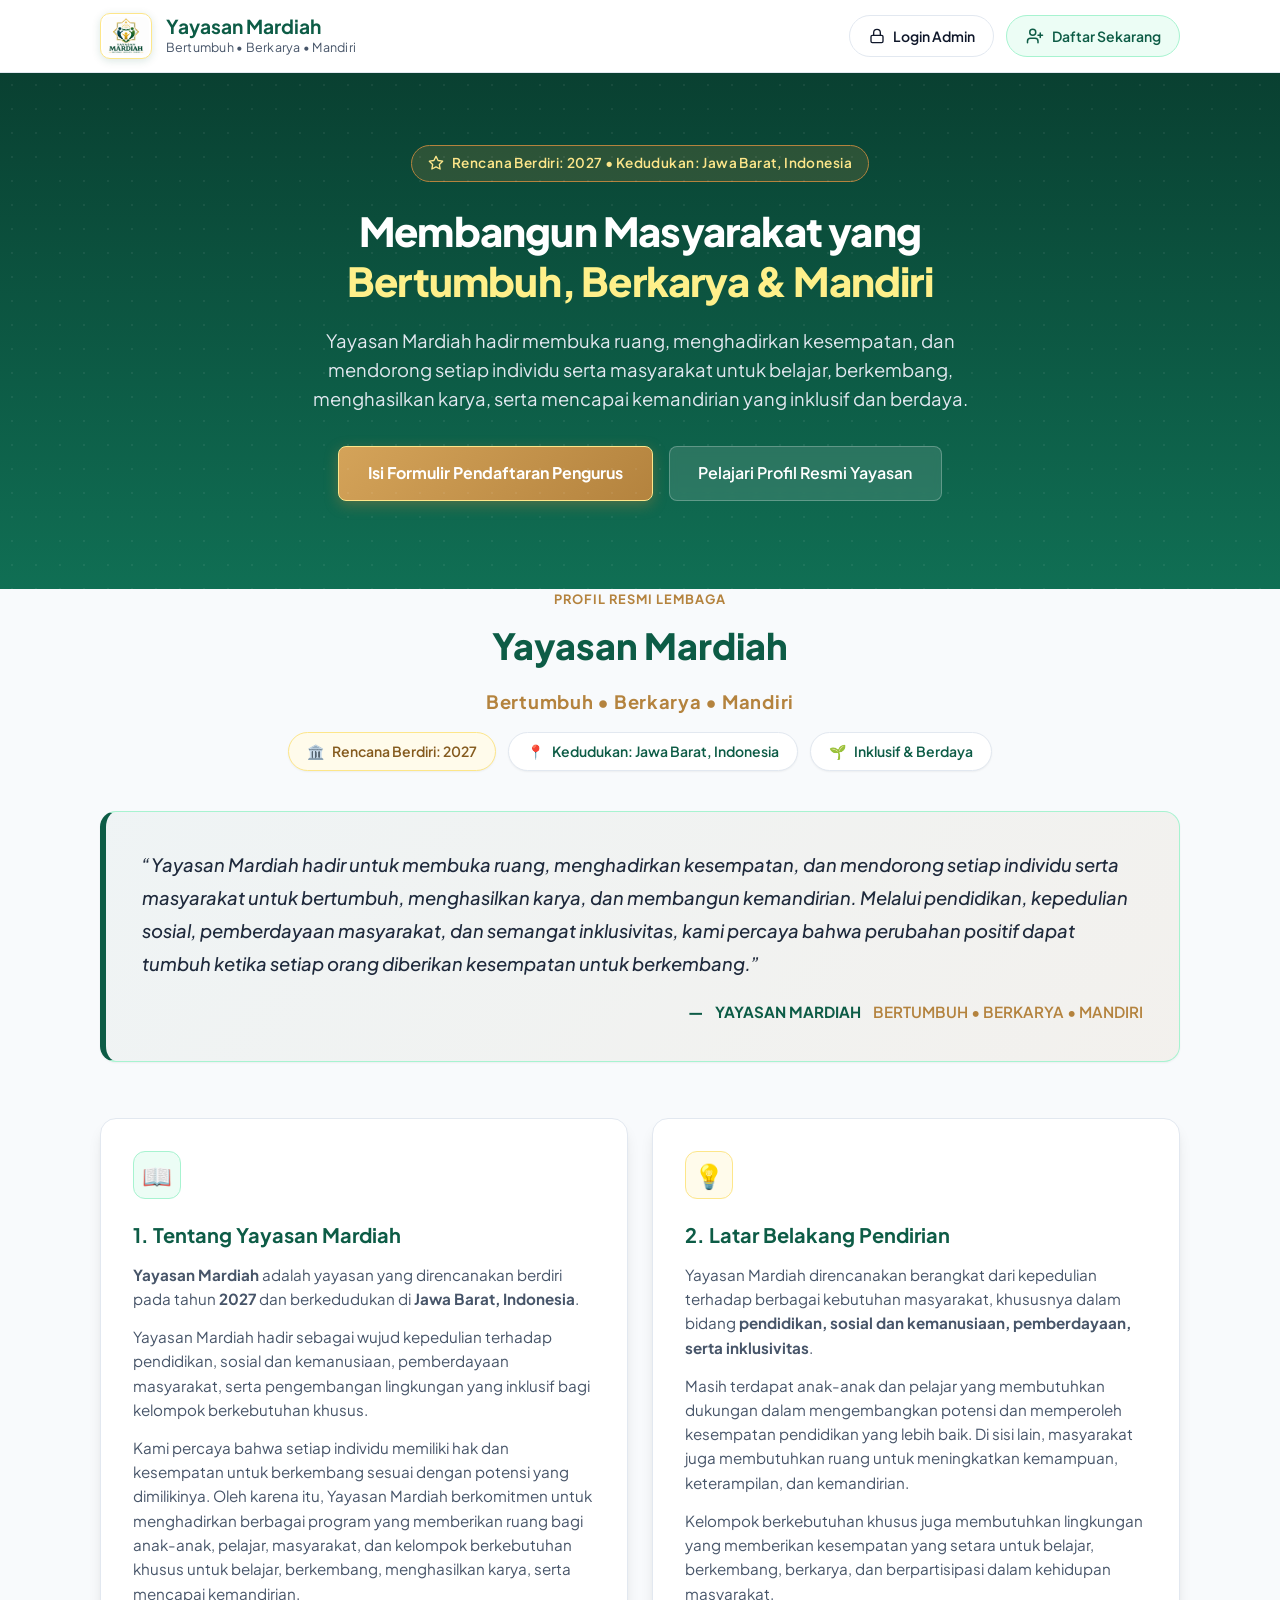
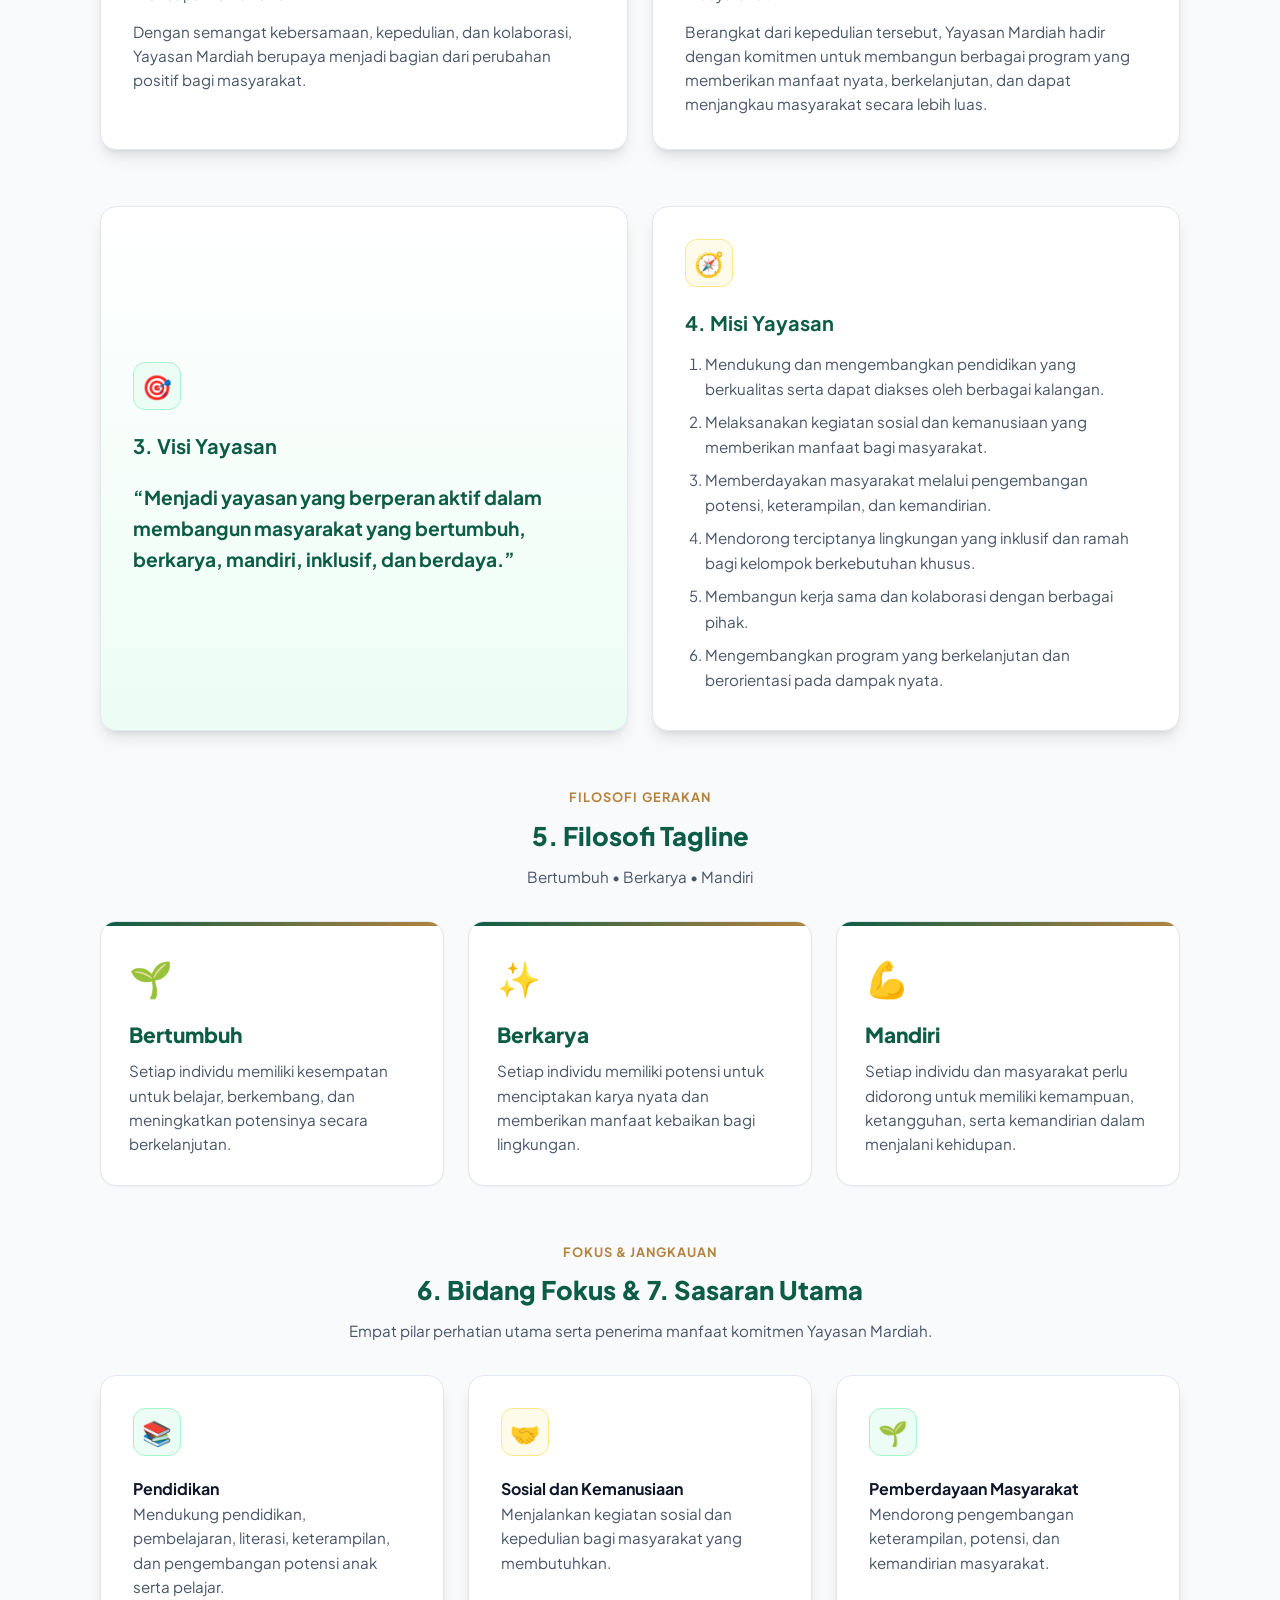
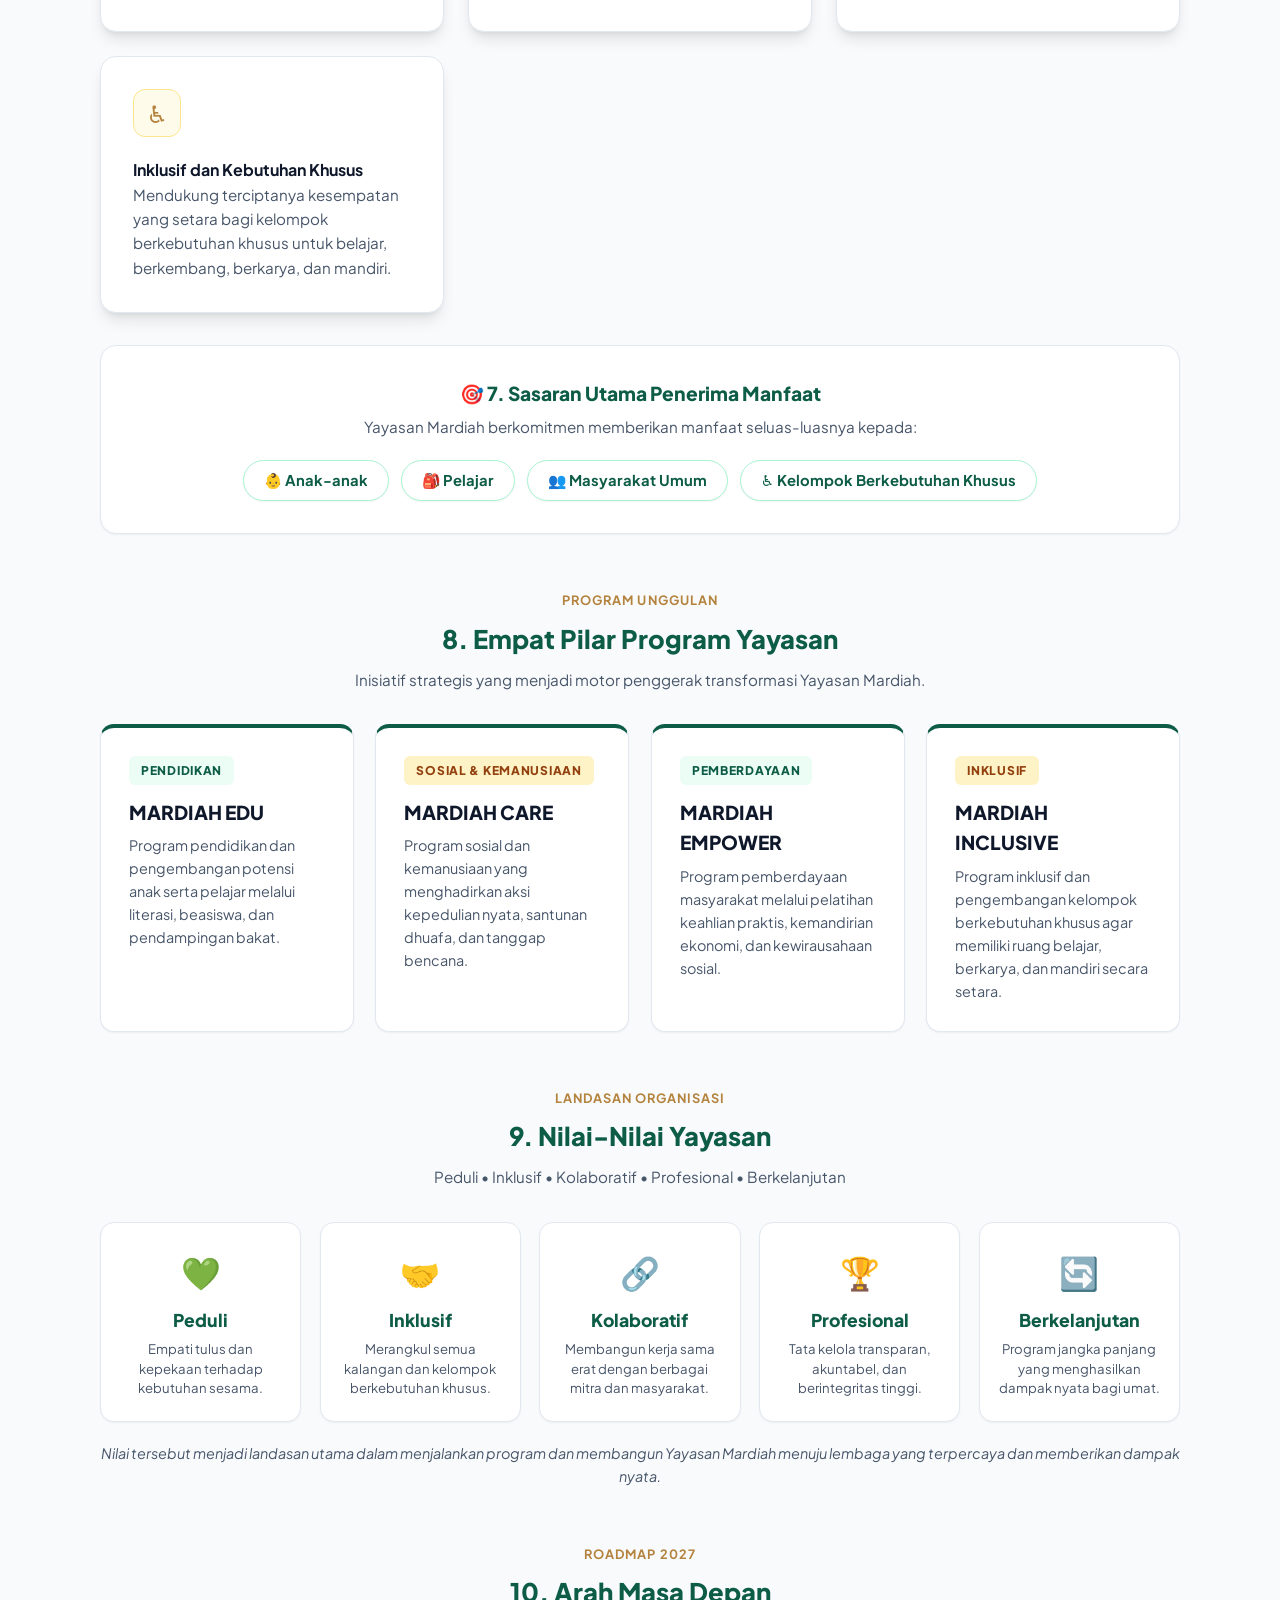
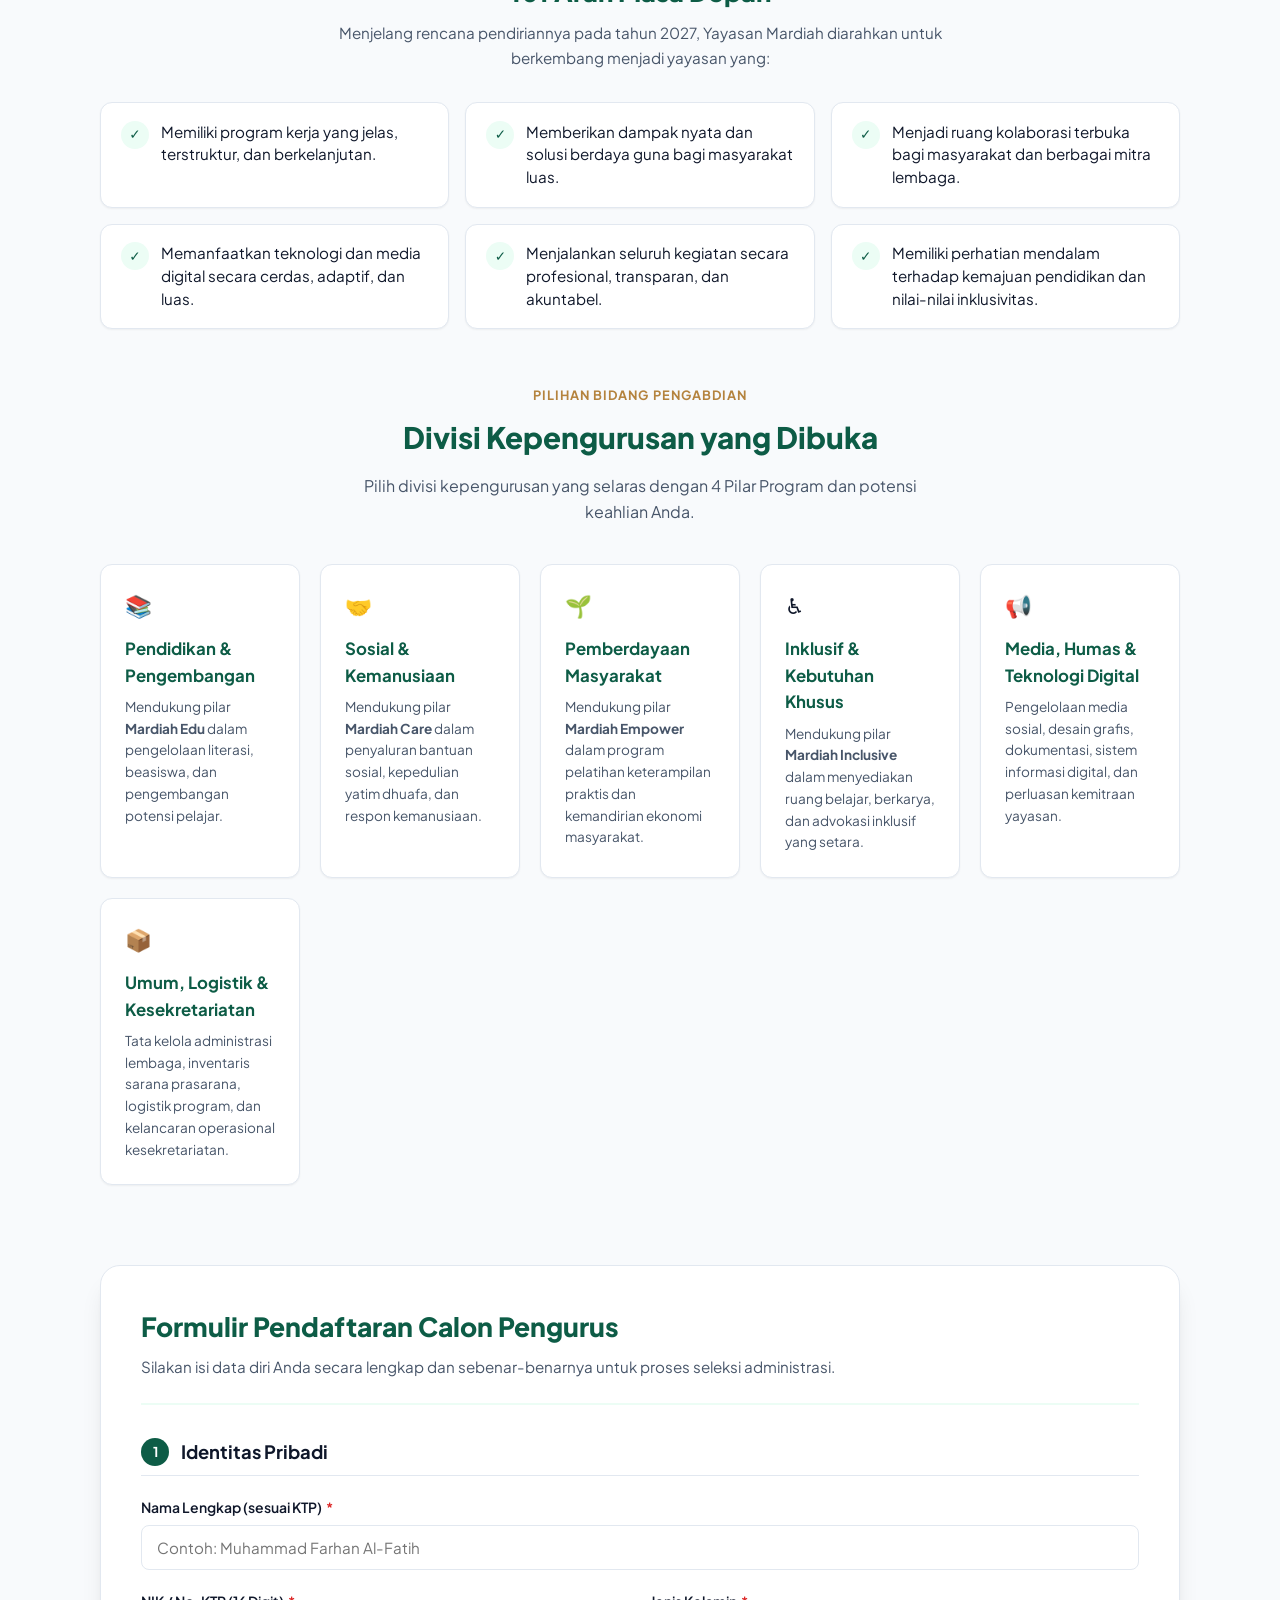
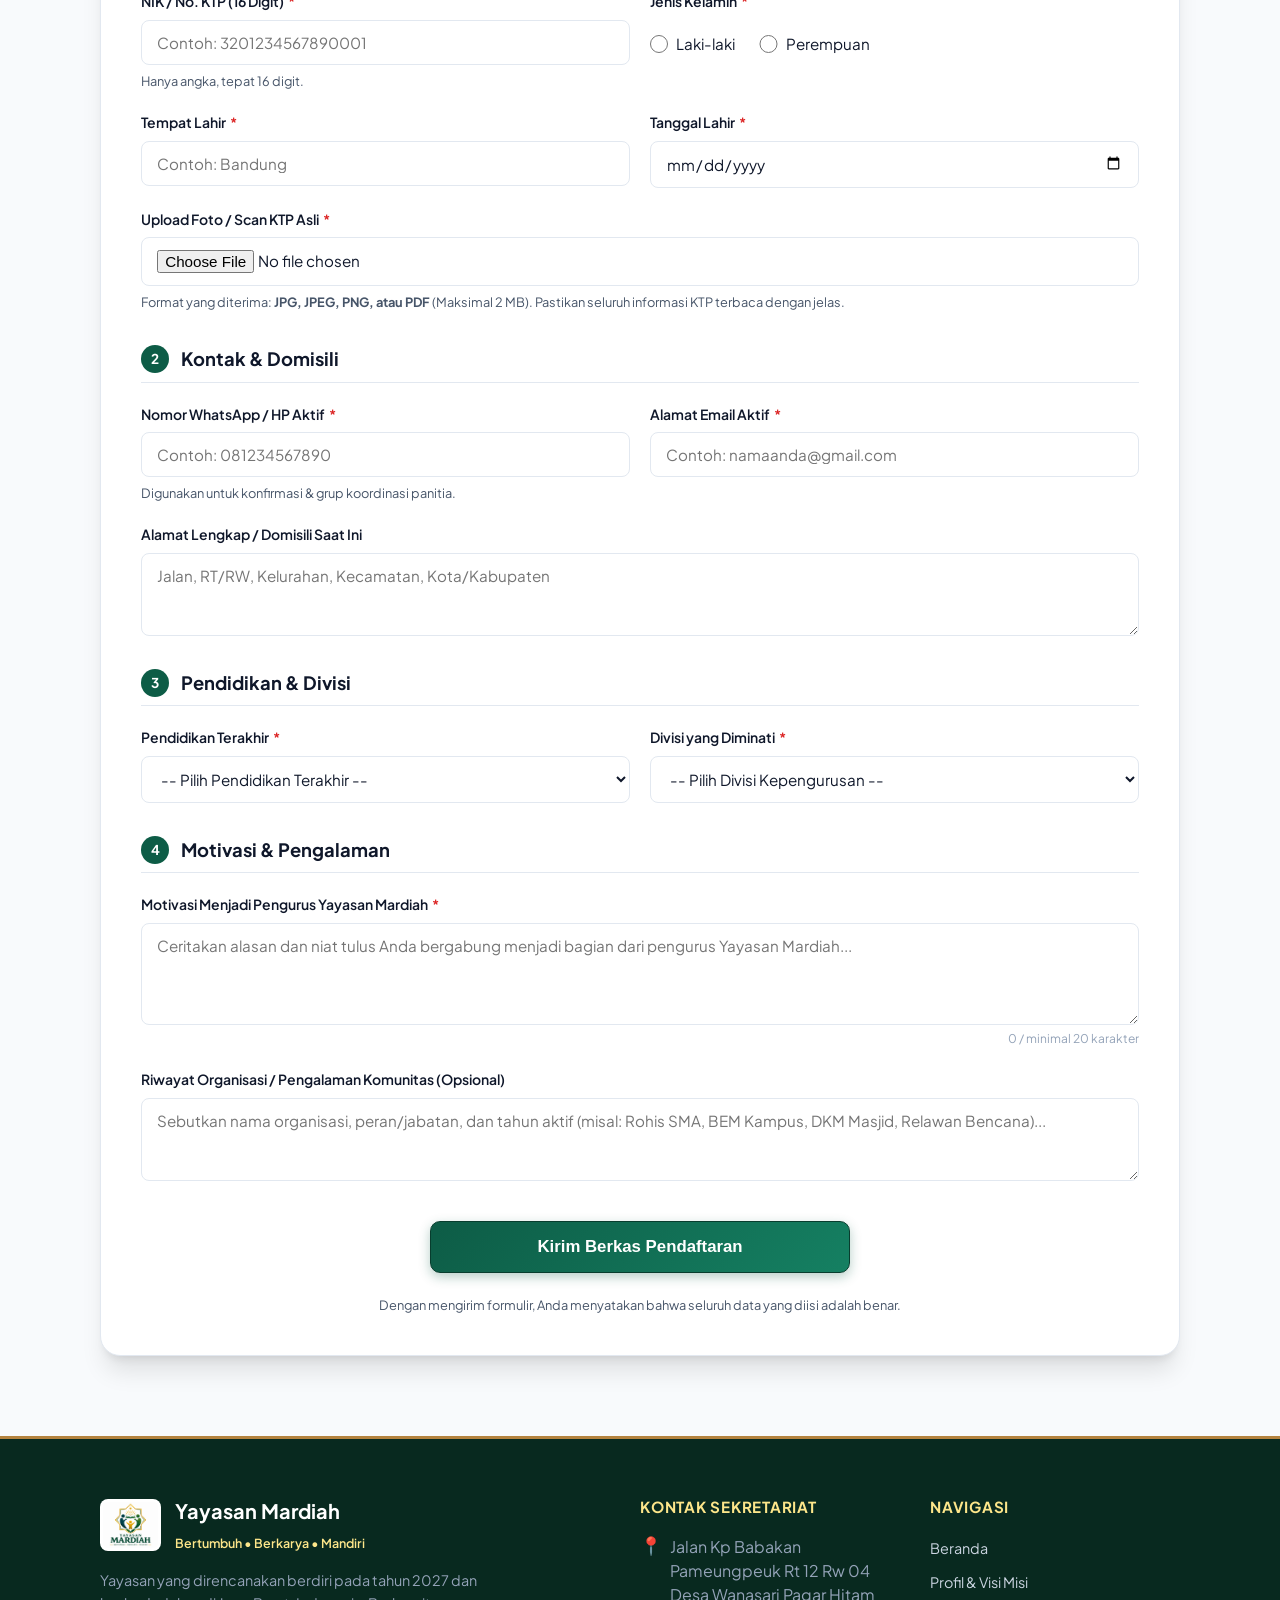
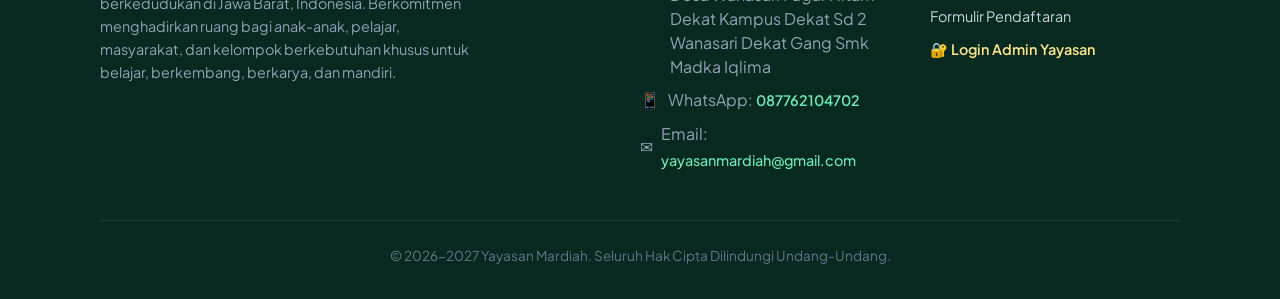
<file: public/index.html>
<!DOCTYPE html>
<html lang="id">

<head>
  <meta charset="UTF-8">
  <meta name="viewport" content="width=device-width, initial-scale=1.0">
  <meta name="description"
    content="Profil Resmi Yayasan Mardiah - Bertumbuh • Berkarya • Mandiri. Rencana berdiri 2027 di Jawa Barat, Indonesia. Pendaftaran Calon Pengurus.">
  <title>Yayasan Mardiah - Bertumbuh • Berkarya • Mandiri</title>

  <!-- Favicon / Logo Tab Browser -->
  <link rel="icon" type="image/png" href="img/favicon.png">
  <link rel="shortcut icon" href="img/favicon.ico">
  <link rel="apple-touch-icon" href="img/favicon.png">

  <!-- Google Fonts: Plus Jakarta Sans -->
  <link rel="preconnect" href="https://fonts.googleapis.com">
  <link rel="preconnect" href="https://fonts.gstatic.com" crossorigin>
  <link href="https://fonts.googleapis.com/css2?family=Plus+Jakarta+Sans:wght@400;500;600;700;800&display=swap"
    rel="stylesheet">

  <!-- Stylesheet -->
  <link rel="stylesheet" href="css/style.css">
</head>

<body>

  <!-- Top Navbar / Header -->
  <header class="top-header">
    <div class="container nav-wrapper">
      <a href="#home" class="brand-logo">
        <img src="img/logo.png" alt="Logo Yayasan Mardiah" class="logo-img">
        <div class="brand-text">
          <h1>Yayasan Mardiah</h1>
          <p>Bertumbuh • Berkarya • Mandiri</p>
        </div>
      </a>
      <div class="nav-action">
        <a href="admin.html" class="btn-nav btn-nav-admin" title="Panel Pengurus / Admin">
          <svg width="16" height="16" viewBox="0 0 24 24" fill="none" stroke="currentColor" stroke-width="2"
            stroke-linecap="round" stroke-linejoin="round">
            <rect x="3" y="11" width="18" height="11" rx="2" ry="2"></rect>
            <path d="M7 11V7a5 5 0 0 1 10 0v4"></path>
          </svg>
          Login Admin
        </a>
        <a href="#form-daftar" class="btn-nav">
          <svg width="18" height="18" viewBox="0 0 24 24" fill="none" stroke="currentColor" stroke-width="2"
            stroke-linecap="round" stroke-linejoin="round">
            <path d="M16 21v-2a4 4 0 0 0-4-4H6a4 4 0 0 0-4 4v2"></path>
            <circle cx="9" cy="7" r="4"></circle>
            <line x1="19" y1="8" x2="19" y2="14"></line>
            <line x1="22" y1="11" x2="16" y2="11"></line>
          </svg>
          Daftar Sekarang
        </a>
      </div>
    </div>
  </header>

  <!-- Hero Section -->
  <section class="hero-section" id="home">
    <div class="hero-pattern"></div>
    <div class="container">
      <div class="hero-badge">
        <svg width="16" height="16" viewBox="0 0 24 24" fill="none" stroke="currentColor" stroke-width="2"
          stroke-linecap="round" stroke-linejoin="round">
          <path d="M12 2l3.09 6.26L22 9.27l-5 4.87 1.18 6.88L12 17.77l-6.18 3.25L7 14.14 2 9.27l6.91-1.01L12 2z"></path>
        </svg>
        Rencana Berdiri: 2027 • Kedudukan: Jawa Barat, Indonesia
      </div>
      <h2 class="hero-title">
        Membangun Masyarakat yang <br><span>Bertumbuh, Berkarya & Mandiri</span>
      </h2>
      <p class="hero-desc">
        Yayasan Mardiah hadir membuka ruang, menghadirkan kesempatan, dan mendorong setiap individu serta masyarakat untuk belajar, berkembang, menghasilkan karya, serta mencapai kemandirian yang inklusif dan berdaya.
      </p>
      <div class="hero-cta-group">
        <a href="#form-daftar" class="btn-primary-hero">Isi Formulir Pendaftaran Pengurus</a>
        <a href="#profil" class="btn-secondary-hero">Pelajari Profil Resmi Yayasan</a>
      </div>
    </div>
  </section>

  <!-- Section: Profil Resmi Yayasan Mardiah -->
  <section class="profile-section" id="profil">
    <div class="container">

      <!-- Header Profil Resmi -->
      <div class="section-header" style="text-align: center; margin-bottom: 2rem;">
        <span class="section-tag">PROFIL RESMI LEMBAGA</span>
        <h3 class="section-title" style="font-size: 2.25rem;">Yayasan Mardiah</h3>
        <p class="section-subtitle" style="font-weight: 700; color: var(--gold); font-size: 1.15rem; letter-spacing: 0.04em;">
          Bertumbuh • Berkarya • Mandiri
        </p>

        <!-- Meta Pills -->
        <div class="meta-pills" style="margin-top: 1rem;">
          <div class="meta-pill gold">
            <span>🏛️</span>
            <span>Rencana Berdiri: 2027</span>
          </div>
          <div class="meta-pill">
            <span>📍</span>
            <span>Kedudukan: Jawa Barat, Indonesia</span>
          </div>
          <div class="meta-pill">
            <span>🌱</span>
            <span>Inklusif & Berdaya</span>
          </div>
        </div>
      </div>

      <!-- Narasi Utama Yayasan (Callout Box) -->
      <div class="narasi-box">
        <blockquote>
          “Yayasan Mardiah hadir untuk membuka ruang, menghadirkan kesempatan, dan mendorong setiap individu serta masyarakat untuk bertumbuh, menghasilkan karya, dan membangun kemandirian. Melalui pendidikan, kepedulian sosial, pemberdayaan masyarakat, dan semangat inklusivitas, kami percaya bahwa perubahan positif dapat tumbuh ketika setiap orang diberikan kesempatan untuk berkembang.”
        </blockquote>
        <div class="narasi-author">
          — <strong>YAYASAN MARDIAH</strong> <span>BERTUMBUH • BERKARYA • MANDIRI</span>
        </div>
      </div>

      <!-- 1. Tentang & 2. Latar Belakang -->
      <div class="info-grid" style="margin-bottom: 3.5rem;">
        <div class="info-card">
          <div class="card-icon icon-emerald">📖</div>
          <h3>1. Tentang Yayasan Mardiah</h3>
          <p style="margin-bottom: 0.85rem;">
            <strong>Yayasan Mardiah</strong> adalah yayasan yang direncanakan berdiri pada tahun <strong>2027</strong> dan berkedudukan di <strong>Jawa Barat, Indonesia</strong>.
          </p>
          <p style="margin-bottom: 0.85rem;">
            Yayasan Mardiah hadir sebagai wujud kepedulian terhadap pendidikan, sosial dan kemanusiaan, pemberdayaan masyarakat, serta pengembangan lingkungan yang inklusif bagi kelompok berkebutuhan khusus.
          </p>
          <p style="margin-bottom: 0.85rem;">
            Kami percaya bahwa setiap individu memiliki hak dan kesempatan untuk berkembang sesuai dengan potensi yang dimilikinya. Oleh karena itu, Yayasan Mardiah berkomitmen untuk menghadirkan berbagai program yang memberikan ruang bagi anak-anak, pelajar, masyarakat, dan kelompok berkebutuhan khusus untuk belajar, berkembang, menghasilkan karya, serta mencapai kemandirian.
          </p>
          <p>
            Dengan semangat kebersamaan, kepedulian, dan kolaborasi, Yayasan Mardiah berupaya menjadi bagian dari perubahan positif bagi masyarakat.
          </p>
        </div>

        <div class="info-card">
          <div class="card-icon icon-gold">💡</div>
          <h3>2. Latar Belakang Pendirian</h3>
          <p style="margin-bottom: 0.85rem;">
            Yayasan Mardiah direncanakan berangkat dari kepedulian terhadap berbagai kebutuhan masyarakat, khususnya dalam bidang <strong>pendidikan, sosial dan kemanusiaan, pemberdayaan, serta inklusivitas</strong>.
          </p>
          <p style="margin-bottom: 0.85rem;">
            Masih terdapat anak-anak dan pelajar yang membutuhkan dukungan dalam mengembangkan potensi dan memperoleh kesempatan pendidikan yang lebih baik. Di sisi lain, masyarakat juga membutuhkan ruang untuk meningkatkan kemampuan, keterampilan, dan kemandirian.
          </p>
          <p style="margin-bottom: 0.85rem;">
            Kelompok berkebutuhan khusus juga membutuhkan lingkungan yang memberikan kesempatan yang setara untuk belajar, berkembang, berkarya, dan berpartisipasi dalam kehidupan masyarakat.
          </p>
          <p>
            Berangkat dari kepedulian tersebut, Yayasan Mardiah hadir dengan komitmen untuk membangun berbagai program yang memberikan manfaat nyata, berkelanjutan, dan dapat menjangkau masyarakat secara lebih luas.
          </p>
        </div>
      </div>

      <!-- 3. Visi & 4. Misi -->
      <div class="info-grid" style="margin-bottom: 3.5rem;">
        <div class="info-card" style="background: linear-gradient(180deg, #ffffff 0%, var(--primary-surface) 100%); display: flex; flex-direction: column; justify-content: center;">
          <div class="card-icon icon-emerald">🎯</div>
          <h3>3. Visi Yayasan</h3>
          <p style="font-size: 1.2rem; font-weight: 700; color: var(--primary); line-height: 1.6; margin-top: 0.5rem;">
            “Menjadi yayasan yang berperan aktif dalam membangun masyarakat yang bertumbuh, berkarya, mandiri, inklusif, dan berdaya.”
          </p>
        </div>

        <div class="info-card">
          <div class="card-icon icon-gold">🧭</div>
          <h3>4. Misi Yayasan</h3>
          <ol style="padding-left: 1.25rem; color: var(--text-muted); font-size: 0.95rem; line-height: 1.65;">
            <li style="margin-bottom: 0.5rem;">Mendukung dan mengembangkan pendidikan yang berkualitas serta dapat diakses oleh berbagai kalangan.</li>
            <li style="margin-bottom: 0.5rem;">Melaksanakan kegiatan sosial dan kemanusiaan yang memberikan manfaat bagi masyarakat.</li>
            <li style="margin-bottom: 0.5rem;">Memberdayakan masyarakat melalui pengembangan potensi, keterampilan, dan kemandirian.</li>
            <li style="margin-bottom: 0.5rem;">Mendorong terciptanya lingkungan yang inklusif dan ramah bagi kelompok berkebutuhan khusus.</li>
            <li style="margin-bottom: 0.5rem;">Membangun kerja sama dan kolaborasi dengan berbagai pihak.</li>
            <li>Mengembangkan program yang berkelanjutan dan berorientasi pada dampak nyata.</li>
          </ol>
        </div>
      </div>

      <!-- 5. Filosofi Tagline -->
      <div class="profile-block">
        <div class="profile-block-header">
          <span class="section-tag">FILOSOFI GERAKAN</span>
          <h3 class="profile-block-title">5. Filosofi Tagline</h3>
          <p class="profile-block-subtitle">Bertumbuh • Berkarya • Mandiri</p>
        </div>

        <div class="tagline-grid">
          <div class="tagline-card">
            <span class="tagline-icon">🌱</span>
            <h4>Bertumbuh</h4>
            <p>Setiap individu memiliki kesempatan untuk belajar, berkembang, dan meningkatkan potensinya secara berkelanjutan.</p>
          </div>
          <div class="tagline-card">
            <span class="tagline-icon">✨</span>
            <h4>Berkarya</h4>
            <p>Setiap individu memiliki potensi untuk menciptakan karya nyata dan memberikan manfaat kebaikan bagi lingkungan.</p>
          </div>
          <div class="tagline-card">
            <span class="tagline-icon">💪</span>
            <h4>Mandiri</h4>
            <p>Setiap individu dan masyarakat perlu didorong untuk memiliki kemampuan, ketangguhan, serta kemandirian dalam menjalani kehidupan.</p>
          </div>
        </div>
      </div>

      <!-- 6. Bidang Fokus & 7. Sasaran Utama -->
      <div class="profile-block">
        <div class="profile-block-header">
          <span class="section-tag">FOKUS & JANGKAUAN</span>
          <h3 class="profile-block-title">6. Bidang Fokus & 7. Sasaran Utama</h3>
          <p class="profile-block-subtitle">Empat pilar perhatian utama serta penerima manfaat komitmen Yayasan Mardiah.</p>
        </div>

        <div class="info-grid" style="margin-bottom: 2rem;">
          <div class="info-card">
            <div class="card-icon icon-emerald">📚</div>
            <h4>Pendidikan</h4>
            <p>Mendukung pendidikan, pembelajaran, literasi, keterampilan, dan pengembangan potensi anak serta pelajar.</p>
          </div>
          <div class="info-card">
            <div class="card-icon icon-gold">🤝</div>
            <h4>Sosial dan Kemanusiaan</h4>
            <p>Menjalankan kegiatan sosial dan kepedulian bagi masyarakat yang membutuhkan.</p>
          </div>
          <div class="info-card">
            <div class="card-icon icon-emerald">🌱</div>
            <h4>Pemberdayaan Masyarakat</h4>
            <p>Mendorong pengembangan keterampilan, potensi, dan kemandirian masyarakat.</p>
          </div>
          <div class="info-card">
            <div class="card-icon icon-gold">♿</div>
            <h4>Inklusif dan Kebutuhan Khusus</h4>
            <p>Mendukung terciptanya kesempatan yang setara bagi kelompok berkebutuhan khusus untuk belajar, berkembang, berkarya, dan mandiri.</p>
          </div>
        </div>

        <!-- 7. Sasaran Utama Chips -->
        <div style="background: var(--bg-card); border: 1px solid var(--border-color); border-radius: 16px; padding: 2rem 1.5rem; text-align: center; box-shadow: var(--shadow-sm);">
          <h4 style="color: var(--primary); font-weight: 800; margin-bottom: 0.4rem; font-size: 1.2rem;">🎯 7. Sasaran Utama Penerima Manfaat</h4>
          <p style="color: var(--text-muted); font-size: 0.95rem; margin-bottom: 1.25rem;">Yayasan Mardiah berkomitmen memberikan manfaat seluas-luasnya kepada:</p>
          <div class="target-chips">
            <div class="target-chip">👶 Anak-anak</div>
            <div class="target-chip">🎒 Pelajar</div>
            <div class="target-chip">👥 Masyarakat Umum</div>
            <div class="target-chip">♿ Kelompok Berkebutuhan Khusus</div>
          </div>
        </div>
      </div>

      <!-- 8. Pilar Program -->
      <div class="profile-block">
        <div class="profile-block-header">
          <span class="section-tag">PROGRAM UNGGULAN</span>
          <h3 class="profile-block-title">8. Empat Pilar Program Yayasan</h3>
          <p class="profile-block-subtitle">Inisiatif strategis yang menjadi motor penggerak transformasi Yayasan Mardiah.</p>
        </div>

        <div class="pillars-grid">
          <div class="pillar-card">
            <span class="pillar-tag">PENDIDIKAN</span>
            <h4>MARDIAH EDU</h4>
            <p>Program pendidikan dan pengembangan potensi anak serta pelajar melalui literasi, beasiswa, dan pendampingan bakat.</p>
          </div>

          <div class="pillar-card">
            <span class="pillar-tag" style="background: #fef3c7; color: #92400e;">SOSIAL & KEMANUSIAAN</span>
            <h4>MARDIAH CARE</h4>
            <p>Program sosial dan kemanusiaan yang menghadirkan aksi kepedulian nyata, santunan dhuafa, dan tanggap bencana.</p>
          </div>

          <div class="pillar-card">
            <span class="pillar-tag">PEMBERDAYAAN</span>
            <h4>MARDIAH EMPOWER</h4>
            <p>Program pemberdayaan masyarakat melalui pelatihan keahlian praktis, kemandirian ekonomi, dan kewirausahaan sosial.</p>
          </div>

          <div class="pillar-card">
            <span class="pillar-tag" style="background: #fef3c7; color: #92400e;">INKLUSIF</span>
            <h4>MARDIAH INCLUSIVE</h4>
            <p>Program inklusif dan pengembangan kelompok berkebutuhan khusus agar memiliki ruang belajar, berkarya, dan mandiri secara setara.</p>
          </div>
        </div>
      </div>

      <!-- 9. Nilai-Nilai Yayasan -->
      <div class="profile-block">
        <div class="profile-block-header">
          <span class="section-tag">LANDASAN ORGANISASI</span>
          <h3 class="profile-block-title">9. Nilai-Nilai Yayasan</h3>
          <p class="profile-block-subtitle">Peduli • Inklusif • Kolaboratif • Profesional • Berkelanjutan</p>
        </div>

        <div class="values-grid">
          <div class="value-card">
            <span class="value-emoji">💚</span>
            <h5>Peduli</h5>
            <p>Empati tulus dan kepekaan terhadap kebutuhan sesama.</p>
          </div>
          <div class="value-card">
            <span class="value-emoji">🤝</span>
            <h5>Inklusif</h5>
            <p>Merangkul semua kalangan dan kelompok berkebutuhan khusus.</p>
          </div>
          <div class="value-card">
            <span class="value-emoji">🔗</span>
            <h5>Kolaboratif</h5>
            <p>Membangun kerja sama erat dengan berbagai mitra dan masyarakat.</p>
          </div>
          <div class="value-card">
            <span class="value-emoji">🏆</span>
            <h5>Profesional</h5>
            <p>Tata kelola transparan, akuntabel, dan berintegritas tinggi.</p>
          </div>
          <div class="value-card">
            <span class="value-emoji">🔄</span>
            <h5>Berkelanjutan</h5>
            <p>Program jangka panjang yang menghasilkan dampak nyata bagi umat.</p>
          </div>
        </div>
        <p style="text-align: center; color: var(--text-muted); font-size: 0.9rem; margin-top: 1.25rem;">
          <em>Nilai tersebut menjadi landasan utama dalam menjalankan program dan membangun Yayasan Mardiah menuju lembaga yang terpercaya dan memberikan dampak nyata.</em>
        </p>
      </div>

      <!-- 10. Arah Masa Depan -->
      <div class="profile-block" style="margin-bottom: 1rem;">
        <div class="profile-block-header">
          <span class="section-tag">ROADMAP 2027</span>
          <h3 class="profile-block-title">10. Arah Masa Depan</h3>
          <p class="profile-block-subtitle">Menjelang rencana pendiriannya pada tahun 2027, Yayasan Mardiah diarahkan untuk berkembang menjadi yayasan yang:</p>
        </div>

        <ul class="future-list">
          <li class="future-item">
            <div class="future-item-icon">✓</div>
            <span>Memiliki program kerja yang jelas, terstruktur, dan berkelanjutan.</span>
          </li>
          <li class="future-item">
            <div class="future-item-icon">✓</div>
            <span>Memberikan dampak nyata dan solusi berdaya guna bagi masyarakat luas.</span>
          </li>
          <li class="future-item">
            <div class="future-item-icon">✓</div>
            <span>Menjadi ruang kolaborasi terbuka bagi masyarakat dan berbagai mitra lembaga.</span>
          </li>
          <li class="future-item">
            <div class="future-item-icon">✓</div>
            <span>Memanfaatkan teknologi dan media digital secara cerdas, adaptif, dan luas.</span>
          </li>
          <li class="future-item">
            <div class="future-item-icon">✓</div>
            <span>Menjalankan seluruh kegiatan secara profesional, transparan, dan akuntabel.</span>
          </li>
          <li class="future-item">
            <div class="future-item-icon">✓</div>
            <span>Memiliki perhatian mendalam terhadap kemajuan pendidikan dan nilai-nilai inklusivitas.</span>
          </li>
        </ul>
      </div>

    </div>
  </section>

  <!-- Section: Divisi yang Dibuka -->
  <section class="divisions-section">
    <div class="container">
      <div class="section-header">
        <span class="section-tag">Pilihan Bidang Pengabdian</span>
        <h3 class="section-title">Divisi Kepengurusan yang Dibuka</h3>
        <p class="section-subtitle">Pilih divisi kepengurusan yang selaras dengan 4 Pilar Program dan potensi keahlian Anda.</p>
      </div>

      <div class="division-cards">
        <div class="div-card">
          <div class="div-badge">📚</div>
          <h4>Pendidikan & Pengembangan</h4>
          <p>Mendukung pilar <strong>Mardiah Edu</strong> dalam pengelolaan literasi, beasiswa, dan pengembangan potensi pelajar.</p>
        </div>

        <div class="div-card">
          <div class="div-badge">🤝</div>
          <h4>Sosial & Kemanusiaan</h4>
          <p>Mendukung pilar <strong>Mardiah Care</strong> dalam penyaluran bantuan sosial, kepedulian yatim dhuafa, dan respon kemanusiaan.</p>
        </div>

        <div class="div-card">
          <div class="div-badge">🌱</div>
          <h4>Pemberdayaan Masyarakat</h4>
          <p>Mendukung pilar <strong>Mardiah Empower</strong> dalam program pelatihan keterampilan praktis dan kemandirian ekonomi masyarakat.</p>
        </div>

        <div class="div-card">
          <div class="div-badge">♿</div>
          <h4>Inklusif & Kebutuhan Khusus</h4>
          <p>Mendukung pilar <strong>Mardiah Inclusive</strong> dalam menyediakan ruang belajar, berkarya, dan advokasi inklusif yang setara.</p>
        </div>

        <div class="div-card">
          <div class="div-badge">📢</div>
          <h4>Media, Humas & Teknologi Digital</h4>
          <p>Pengelolaan media sosial, desain grafis, dokumentasi, sistem informasi digital, dan perluasan kemitraan yayasan.</p>
        </div>

        <div class="div-card">
          <div class="div-badge">📦</div>
          <h4>Umum, Logistik & Kesekretariatan</h4>
          <p>Tata kelola administrasi lembaga, inventaris sarana prasarana, logistik program, dan kelancaran operasional kesekretariatan.</p>
        </div>
      </div>
    </div>
  </section>

  <!-- Section: Formulir Pendaftaran -->
  <section class="form-section" id="form-daftar">
    <div class="container">
      <div class="form-card">

        <div class="form-header-bar">
          <h2>Formulir Pendaftaran Calon Pengurus</h2>
          <p>Silakan isi data diri Anda secara lengkap dan sebenar-benarnya untuk proses seleksi administrasi.</p>
        </div>

        <!-- Alert Notification Box -->
        <div id="formAlertBox" class="alert-box" role="alert">
          <svg width="20" height="20" viewBox="0 0 24 24" fill="none" stroke="currentColor" stroke-width="2"
            stroke-linecap="round" stroke-linejoin="round" style="flex-shrink:0;">
            <circle cx="12" cy="12" r="10"></circle>
            <line x1="12" y1="8" x2="12" y2="12"></line>
            <line x1="12" y1="16" x2="12.01" y2="16"></line>
          </svg>
          <span id="formAlertMessage"></span>
        </div>

        <form id="registrationForm" novalidate>

          <!-- BAGIAN 1: IDENTITAS DIRI -->
          <div class="form-step-title">
            <span class="step-num">1</span>
            <span>Identitas Pribadi</span>
          </div>

          <div class="form-grid">
            <!-- Nama Lengkap -->
            <div class="form-group col-full">
              <label for="nama_lengkap" class="form-label">
                Nama Lengkap (sesuai KTP) <span class="required-star">*</span>
              </label>
              <input type="text" id="nama_lengkap" name="nama_lengkap" class="form-control"
                placeholder="Contoh: Muhammad Farhan Al-Fatih" maxlength="150" required>
              <div class="invalid-feedback"></div>
            </div>

            <!-- NIK / No. KTP -->
            <div class="form-group">
              <label for="nik" class="form-label">
                NIK / No. KTP (16 Digit) <span class="required-star">*</span>
              </label>
              <input type="text" id="nik" name="nik" class="form-control" placeholder="Contoh: 3201234567890001"
                maxlength="16" inputmode="numeric" required>
              <div class="invalid-feedback"></div>
              <span class="helper-text">Hanya angka, tepat 16 digit.</span>
            </div>

            <!-- Jenis Kelamin -->
            <div class="form-group" id="genderContainer">
              <label class="form-label">
                Jenis Kelamin <span class="required-star">*</span>
              </label>
              <div class="radio-group">
                <label class="radio-label">
                  <input type="radio" name="jenis_kelamin" value="Laki-laki" required>
                  <span>Laki-laki</span>
                </label>
                <label class="radio-label">
                  <input type="radio" name="jenis_kelamin" value="Perempuan">
                  <span>Perempuan</span>
                </label>
              </div>
              <div class="invalid-feedback"></div>
            </div>

            <!-- Tempat Lahir -->
            <div class="form-group">
              <label for="tempat_lahir" class="form-label">
                Tempat Lahir <span class="required-star">*</span>
              </label>
              <input type="text" id="tempat_lahir" name="tempat_lahir" class="form-control"
                placeholder="Contoh: Bandung" maxlength="100" required>
              <div class="invalid-feedback"></div>
            </div>

            <!-- Tanggal Lahir -->
            <div class="form-group">
              <label for="tanggal_lahir" class="form-label">
                Tanggal Lahir <span class="required-star">*</span>
              </label>
              <input type="date" id="tanggal_lahir" name="tanggal_lahir" class="form-control" required>
              <div class="invalid-feedback"></div>
            </div>

            <!-- Upload KTP -->
            <div class="form-group col-full">
              <label for="file_ktp" class="form-label">
                Upload Foto / Scan KTP Asli <span class="required-star">*</span>
              </label>
              <input type="file" id="file_ktp" name="file_ktp" class="form-control" accept=".jpg,.jpeg,.png,.pdf"
                required>
              <div class="invalid-feedback"></div>
              <span class="helper-text">
                Format yang diterima: <strong>JPG, JPEG, PNG, atau PDF</strong> (Maksimal 2 MB). Pastikan seluruh
                informasi KTP terbaca dengan jelas.
              </span>
              <div id="ktpFilePreview"
                style="display: none; margin-top: 0.5rem; font-size: 0.85rem; color: var(--primary); font-weight: 600;">
                📄 Berkas dipilih: <span id="ktpFileName"></span> (<span id="ktpFileSize"></span>)
              </div>
            </div>
          </div>

          <!-- BAGIAN 2: KONTAK & DOMISILI -->
          <div class="form-step-title">
            <span class="step-num">2</span>
            <span>Kontak & Domisili</span>
          </div>

          <div class="form-grid">
            <!-- WhatsApp -->
            <div class="form-group">
              <label for="whatsapp" class="form-label">
                Nomor WhatsApp / HP Aktif <span class="required-star">*</span>
              </label>
              <input type="tel" id="whatsapp" name="whatsapp" class="form-control" placeholder="Contoh: 081234567890"
                maxlength="20" required>
              <div class="invalid-feedback"></div>
              <span class="helper-text">Digunakan untuk konfirmasi & grup koordinasi panitia.</span>
            </div>

            <!-- Email -->
            <div class="form-group">
              <label for="email" class="form-label">
                Alamat Email Aktif <span class="required-star">*</span>
              </label>
              <input type="email" id="email" name="email" class="form-control" placeholder="Contoh: namaanda@gmail.com"
                maxlength="150" required>
              <div class="invalid-feedback"></div>
            </div>

            <!-- Alamat Lengkap -->
            <div class="form-group col-full">
              <label for="alamat" class="form-label">
                Alamat Lengkap / Domisili Saat Ini
              </label>
              <textarea id="alamat" name="alamat" class="form-control" rows="3"
                placeholder="Jalan, RT/RW, Kelurahan, Kecamatan, Kota/Kabupaten"></textarea>
              <div class="invalid-feedback"></div>
            </div>
          </div>

          <!-- BAGIAN 3: PENDIDIKAN & MINAT DIVISI -->
          <div class="form-step-title">
            <span class="step-num">3</span>
            <span>Pendidikan & Divisi</span>
          </div>

          <div class="form-grid">
            <!-- Pendidikan Terakhir -->
            <div class="form-group">
              <label for="pendidikan_terakhir" class="form-label">
                Pendidikan Terakhir <span class="required-star">*</span>
              </label>
              <select id="pendidikan_terakhir" name="pendidikan_terakhir" class="form-control" required>
                <option value="">-- Pilih Pendidikan Terakhir --</option>
                <option value="SMA/SMK">SMA / SMK / MA / Sederajat</option>
                <option value="D3">Diploma (D3)</option>
                <option value="S1">Sarjana (S1 / D4)</option>
                <option value="S2">Magister (S2)</option>
                <option value="Lainnya">Lainnya</option>
              </select>
              <div class="invalid-feedback"></div>
            </div>

            <!-- Divisi yang Diminati -->
            <div class="form-group">
              <label for="posisi_diminati" class="form-label">
                Divisi yang Diminati <span class="required-star">*</span>
              </label>
              <select id="posisi_diminati" name="posisi_diminati" class="form-control" required>
                <option value="">-- Pilih Divisi Kepengurusan --</option>
                <option value="Pendidikan & Pengembangan (Mardiah Edu)">Pendidikan & Pengembangan (Mardiah Edu)</option>
                <option value="Sosial & Kemanusiaan (Mardiah Care)">Sosial & Kemanusiaan (Mardiah Care)</option>
                <option value="Pemberdayaan Masyarakat (Mardiah Empower)">Pemberdayaan Masyarakat (Mardiah Empower)</option>
                <option value="Inklusif & Kebutuhan Khusus (Mardiah Inclusive)">Inklusif & Kebutuhan Khusus (Mardiah Inclusive)</option>
                <option value="Media, Humas & Teknologi Digital">Media, Humas & Teknologi Digital</option>
                <option value="Umum, Logistik & Kesekretariatan">Umum, Logistik & Kesekretariatan</option>
              </select>
              <div class="invalid-feedback"></div>
            </div>
          </div>

          <!-- BAGIAN 4: MOTIVASI & PENGALAMAN -->
          <div class="form-step-title">
            <span class="step-num">4</span>
            <span>Motivasi & Pengalaman</span>
          </div>

          <div class="form-grid">
            <!-- Motivasi -->
            <div class="form-group col-full">
              <label for="motivasi" class="form-label">
                Motivasi Menjadi Pengurus Yayasan Mardiah <span class="required-star">*</span>
              </label>
              <textarea id="motivasi" name="motivasi" class="form-control" rows="4"
                placeholder="Ceritakan alasan dan niat tulus Anda bergabung menjadi bagian dari pengurus Yayasan Mardiah..."
                required></textarea>
              <div class="invalid-feedback"></div>
              <div class="char-counter" id="motivasiCounter">0 / minimal 20 karakter</div>
            </div>

            <!-- Riwayat Organisasi -->
            <div class="form-group col-full">
              <label for="riwayat_organisasi" class="form-label">
                Riwayat Organisasi / Pengalaman Komunitas (Opsional)
              </label>
              <textarea id="riwayat_organisasi" name="riwayat_organisasi" class="form-control" rows="3"
                placeholder="Sebutkan nama organisasi, peran/jabatan, dan tahun aktif (misal: Rohis SMA, BEM Kampus, DKM Masjid, Relawan Bencana)..."></textarea>
              <div class="invalid-feedback"></div>
            </div>
          </div>

          <!-- Submit Button -->
          <div class="form-actions">
            <button type="submit" id="submitBtn" class="btn-submit">
              <div class="spinner"></div>
              <span id="submitBtnText">Kirim Berkas Pendaftaran</span>
            </button>
            <span class="helper-text">Dengan mengirim formulir, Anda menyatakan bahwa seluruh data yang diisi adalah
              benar.</span>
          </div>

        </form>

      </div>
    </div>
  </section>

  <!-- Modal Sukses Pendaftaran -->
  <div id="successModal" class="modal-overlay" role="dialog" aria-modal="true">
    <div class="modal-content">
      <div class="modal-icon-success">✓</div>
      <h3 class="modal-title">Pendaftaran Berhasil!</h3>
      <p class="modal-desc">
        Alhamdulillah, berkas pendaftaran calon pengurus atas nama <strong id="modalCandidateName">-</strong> untuk
        divisi <strong id="modalCandidatePosition">-</strong> telah berhasil diterima oleh panitia.
      </p>

      <div class="modal-reg-id-card">
        <div>
          <div class="reg-id-label">ID Pendaftaran Anda:</div>
          <div class="reg-id-value" id="modalRegistrationId">-</div>
        </div>
        <button type="button" id="copyRegIdBtn" class="btn-copy-id">Salin ID</button>
      </div>

      <p class="helper-text" style="margin-bottom: 1.5rem;">
        Simpan ID Pendaftaran Anda. Tim seleksi Yayasan Mardiah akan menghubungi Anda melalui WhatsApp atau Email
        terdaftar untuk tahapan wawancara.
      </p>

      <button type="button" id="closeModalBtn" class="btn-close-modal">Selesai & Tutup</button>
    </div>
  </div>

  <!-- Footer -->
  <footer class="main-footer">
    <div class="container">
      <div class="footer-grid">
        <div class="footer-brand">
          <div style="display: flex; align-items: center; gap: 0.85rem; margin-bottom: 0.85rem;">
            <img src="img/logo.png" alt="Logo Yayasan Mardiah" style="height: 52px; width: auto; border-radius: 8px; background: #ffffff; padding: 3px; box-shadow: var(--shadow-sm);">
            <div>
              <h4 style="margin-bottom: 0.15rem; color: #ffffff;">Yayasan Mardiah</h4>
              <small style="color: var(--gold-border); font-size: 0.78rem; font-weight: 600;">Bertumbuh • Berkarya • Mandiri</small>
            </div>
          </div>
          <p>
            Yayasan yang direncanakan berdiri pada tahun 2027 dan berkedudukan di Jawa Barat, Indonesia. Berkomitmen menghadirkan ruang bagi anak-anak, pelajar, masyarakat, dan kelompok berkebutuhan khusus untuk belajar, berkembang, berkarya, dan mandiri.
          </p>
        </div>
        <div class="footer-col">
          <h5>Kontak Sekretariat</h5>
          <ul class="footer-links">
            <li style="display: flex; gap: 0.5rem; align-items: flex-start; line-height: 1.5;">
              <span style="font-size: 1.1rem; line-height: 1.2;">📍</span>
              <span>Jalan Kp Babakan Pameungpeuk Rt 12 Rw 04 Desa Wanasari Pagar Hitam Dekat Kampus Dekat Sd 2 Wanasari Dekat Gang Smk Madka Iqlima</span>
            </li>
            <li style="display: flex; gap: 0.5rem; align-items: center; margin-top: 0.5rem;">
              <span>📱</span>
              <span>WhatsApp: <a href="https://wa.me/6287762104702" target="_blank" rel="noopener noreferrer" style="color: #6ee7b7; font-weight: 600;">087762104702</a></span>
            </li>
            <li style="display: flex; gap: 0.5rem; align-items: center;">
              <span>✉️</span>
              <span>Email: <a href="mailto:yayasanmardiah@gmail.com" style="color: #6ee7b7; font-weight: 500; text-decoration: none;">yayasanmardiah@gmail.com</a></span>
            </li>
          </ul>
        </div>
        <div class="footer-col">
          <h5>Navigasi</h5>
          <ul class="footer-links">
            <li><a href="#home">Beranda</a></li>
            <li><a href="#profil">Profil & Visi Misi</a></li>
            <li><a href="#form-daftar">Formulir Pendaftaran</a></li>
            <li><a href="admin.html" style="color: #fde68a; font-weight: 600;">🔐 Login Admin Yayasan</a></li>
          </ul>
        </div>
      </div>

      <div class="footer-bottom">
        <p>&copy; 2026-2027 Yayasan Mardiah. Seluruh Hak Cipta Dilindungi Undang-Undang.</p>
      </div>
    </div>
  </footer>

  <!-- Main JavaScript File -->
  <script src="js/app.js"></script>
</body>

</html>
</file>
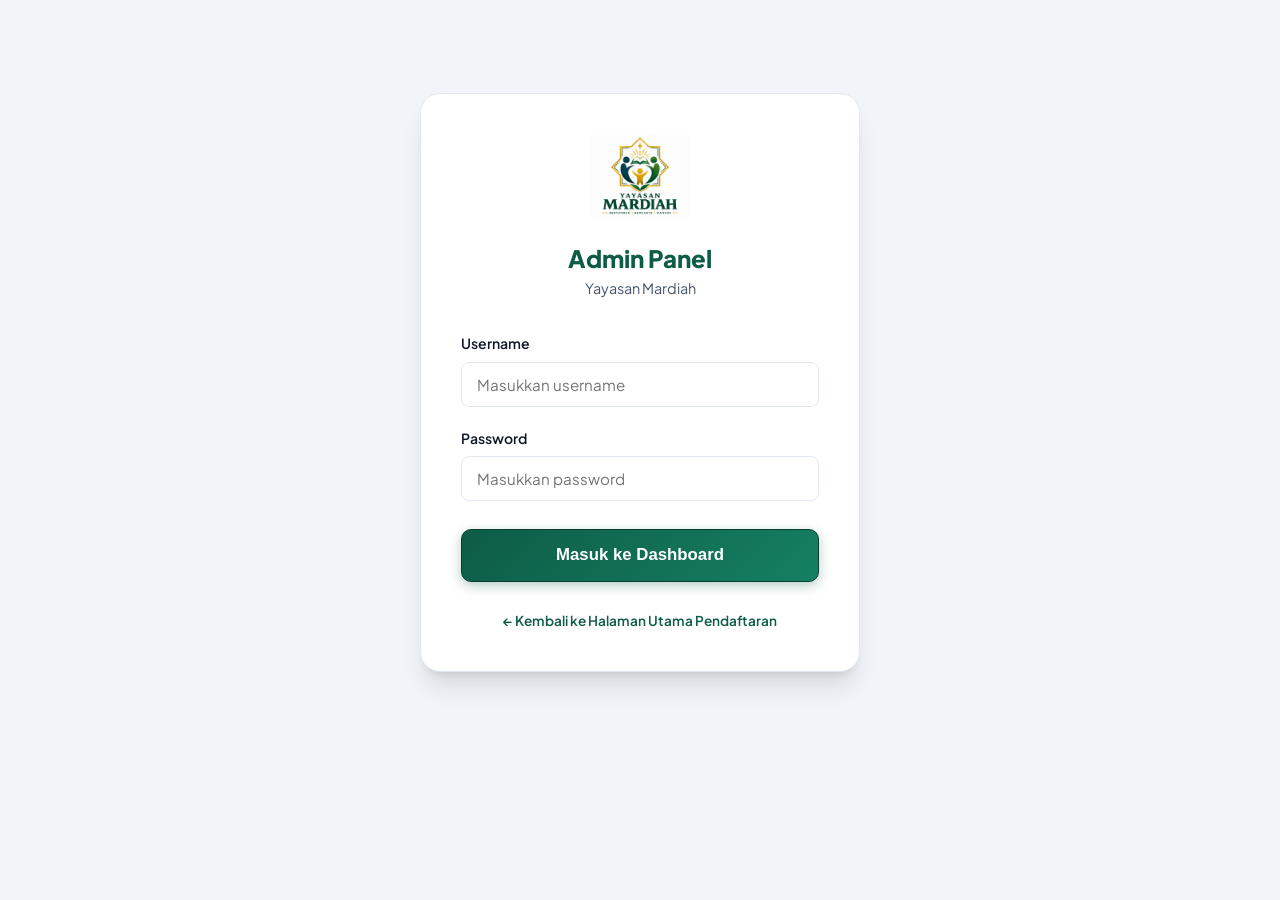
<file: public/admin.html>
<!DOCTYPE html>
<html lang="id">

<head>
  <meta charset="UTF-8">
  <meta name="viewport" content="width=device-width, initial-scale=1.0">
  <title>Admin Dashboard - Pendaftaran Yayasan Mardiah</title>

  <!-- Favicon / Logo Tab Browser -->
  <link rel="icon" type="image/png" href="img/favicon.png">
  <link rel="shortcut icon" href="img/favicon.ico">
  <link rel="apple-touch-icon" href="img/favicon.png">

  <!-- Google Fonts: Plus Jakarta Sans -->
  <link rel="preconnect" href="https://fonts.googleapis.com">
  <link rel="preconnect" href="https://fonts.gstatic.com" crossorigin>
  <link href="https://fonts.googleapis.com/css2?family=Plus+Jakarta+Sans:wght@400;500;600;700;800&display=swap"
    rel="stylesheet">

  <!-- Stylesheet -->
  <link rel="stylesheet" href="css/style.css">
</head>

<body style="background-color: #f1f5f9;">

  <!-- ========================================================================
       1. TAMPILAN LOGIN ADMIN
       ======================================================================== -->
  <div id="adminLoginView" class="admin-login-container">
    <div class="admin-login-card">
      <div class="login-header">
        <img src="img/logo.png" alt="Logo Yayasan Mardiah" class="admin-login-logo">
        <h2>Admin Panel</h2>
        <p>Yayasan Mardiah</p>
      </div>

      <div id="loginAlert" class="alert-box alert-danger" style="display: none; margin-bottom: 1.25rem;">
        Username atau password salah.
      </div>

      <form id="adminLoginForm">
        <div class="form-group" style="text-align: left; margin-bottom: 1.25rem;">
          <label for="loginUsername" class="form-label">Username</label>
          <input type="text" id="loginUsername" name="username" class="form-control" placeholder="Masukkan username"
            required autocomplete="username">
        </div>

        <div class="form-group" style="text-align: left; margin-bottom: 1.75rem;">
          <label for="loginPassword" class="form-label">Password</label>
          <input type="password" id="loginPassword" name="password" class="form-control" placeholder="Masukkan password"
            required autocomplete="current-password">
        </div>

        <button type="submit" id="loginBtn" class="btn-submit" style="width: 100%;">
          Masuk ke Dashboard
        </button>
      </form>

      <div style="margin-top: 1.75rem; font-size: 0.85rem;">
        <a href="index.html" style="color: var(--primary); text-decoration: none; font-weight: 600;">
          ← Kembali ke Halaman Utama Pendaftaran
        </a>
      </div>
    </div>
  </div>

  <!-- ========================================================================
       2. TAMPILAN DASHBOARD ADMIN (Saat Terotentikasi)
       ======================================================================== -->
  <div id="adminDashboardView" class="admin-dashboard-container" style="display: none;">
    <div class="container">

      <!-- Top Admin Header -->
      <div class="admin-header-bar">
        <div class="admin-user-info">
          <img src="img/favicon.png" alt="Logo Yayasan" class="admin-header-logo">
          <div class="admin-name-title">
            <h3 id="adminProfileName">Administrator</h3>
            <span>Pengelola Yayasan Mardiah</span>
          </div>
        </div>

        <div class="admin-actions">
          <button type="button" id="btnAddCandidate" class="btn-admin-nav btn-admin-primary">
            + Tambah Manual
          </button>
          <button type="button" id="btnExportCsv" class="btn-admin-nav btn-admin-gold">
            📥 Export CSV
          </button>
          <button type="button" id="btnChangePassword" class="btn-admin-nav btn-admin-outline"
            title="Ganti Password Administrator">
            🔑 Ganti Password
          </button>
          <a href="index.html" target="_blank" class="btn-admin-nav btn-admin-outline">
            🌐 Web Publik
          </a>
          <button type="button" id="logoutBtn" class="btn-admin-nav btn-admin-danger">
            🚪 Keluar
          </button>
        </div>
      </div>

      <!-- Metric Stats Cards -->
      <div class="stats-grid">
        <div class="stat-card" style="border-left: 4px solid var(--primary);">
          <div class="stat-info">
            <span>Total Pendaftar</span>
            <h4 id="statTotal">0</h4>
          </div>
          <div class="stat-badge-icon" style="background: var(--primary-surface); color: var(--primary);">
            👥
          </div>
        </div>

        <div class="stat-card" style="border-left: 4px solid #f59e0b;">
          <div class="stat-info">
            <span>Menunggu Review</span>
            <h4 id="statReview">0</h4>
          </div>
          <div class="stat-badge-icon" style="background: #fef3c7; color: #d97706;">
            ⏳
          </div>
        </div>

        <div class="stat-card" style="border-left: 4px solid #0284c7;">
          <div class="stat-info">
            <span>Lolos Berkas</span>
            <h4 id="statLolos">0</h4>
          </div>
          <div class="stat-badge-icon" style="background: #e0f2fe; color: #0284c7;">
            📋
          </div>
        </div>

        <div class="stat-card" style="border-left: 4px solid #7c3aed;">
          <div class="stat-info">
            <span>Tahap Wawancara</span>
            <h4 id="statWawancara">0</h4>
          </div>
          <div class="stat-badge-icon" style="background: #ede9fe; color: #7c3aed;">
            🎙️
          </div>
        </div>

        <div class="stat-card" style="border-left: 4px solid #16a34a;">
          <div class="stat-info">
            <span>Diterima</span>
            <h4 id="statDiterima">0</h4>
          </div>
          <div class="stat-badge-icon" style="background: #dcfce7; color: #16a34a;">
            🌟
          </div>
        </div>
      </div>

      <!-- Toolbar & Filters -->
      <div class="toolbar-card">
        <div class="search-input-wrapper">
          <span class="search-icon">🔍</span>
          <input type="text" id="tableSearchInput" class="form-control"
            placeholder="Cari nama lengkap, NIK, no. WhatsApp, atau email...">
        </div>

        <select id="filterDivisi" class="form-control filter-select">
          <option value="">-- Semua Divisi --</option>
          <option value="Keagamaan & Dakwah">Keagamaan & Dakwah</option>
          <option value="Sosial & Kemanusiaan">Sosial & Kemanusiaan</option>
          <option value="Pendidikan & Pembinaan">Pendidikan & Pembinaan</option>
          <option value="Media, Humas & Syiar Digital">Media & Humas</option>
          <option value="Umum, Logistik & Perlengkapan">Umum & Logistik</option>
        </select>

        <select id="filterStatus" class="form-control filter-select">
          <option value="">-- Semua Status --</option>
          <option value="Menunggu Review">Menunggu Review</option>
          <option value="Lolos Berkas">Lolos Berkas</option>
          <option value="Wawancara">Wawancara</option>
          <option value="Diterima">Diterima</option>
          <option value="Ditolak">Ditolak</option>
        </select>

        <button type="button" id="resetFilterBtn" class="btn-admin-nav btn-admin-outline">
          Reset Filter
        </button>
      </div>

      <!-- Table Card -->
      <div class="table-card">
        <div class="table-responsive">
          <table class="crud-table">
            <thead>
              <tr>
                <th>No</th>
                <th>Calon Pengurus & NIK</th>
                <th>Divisi Pilihan</th>
                <th>Kontak (WA / Email)</th>
                <th>Pendidikan</th>
                <th>Tgl Daftar</th>
                <th>Status Seleksi</th>
                <th style="text-align: center;">Aksi</th>
              </tr>
            </thead>
            <tbody id="candidatesTableBody">
              <!-- Baris data diisi oleh admin.js -->
            </tbody>
          </table>
        </div>

        <!-- Table Footer / Pagination -->
        <div class="table-footer">
          <div id="paginationInfo" style="font-size: 0.85rem; color: var(--text-muted);">
            Memuat data...
          </div>
          <div class="pagination-controls">
            <button type="button" id="paginationPrev" class="btn-page" disabled>Sebelumnya</button>
            <button type="button" id="paginationNext" class="btn-page" disabled>Selanjutnya</button>
          </div>
        </div>
      </div>

    </div>
  </div>

  <!-- ========================================================================
       3. MODAL: DETAIL LENGKAP PENDAFTAR
       ======================================================================== -->
  <div id="detailModal" class="modal-overlay" role="dialog" aria-modal="true">
    <div class="modal-content modal-dialog-large">
      <div class="modal-header-large">
        <h3 style="color: var(--primary); font-size: 1.3rem;">Detail Berkas Calon Pengurus</h3>
        <button type="button" class="btn-close-x">&times;</button>
      </div>

      <div class="detail-grid">
        <div class="detail-item">
          <div class="detail-label">Nama Lengkap</div>
          <div class="detail-val" id="detailNama">-</div>
        </div>
        <div class="detail-item">
          <div class="detail-label">NIK / No. KTP</div>
          <div class="detail-val" id="detailNik" style="font-family: monospace;">-</div>
        </div>
        <div class="detail-item">
          <div class="detail-label">Jenis Kelamin</div>
          <div class="detail-val" id="detailGender">-</div>
        </div>
        <div class="detail-item">
          <div class="detail-label">Tempat, Tgl Lahir</div>
          <div class="detail-val" id="detailTtl">-</div>
        </div>
        <div class="detail-item">
          <div class="detail-label">No. WhatsApp</div>
          <div class="detail-val" id="detailWa">-</div>
        </div>
        <div class="detail-item">
          <div class="detail-label">Alamat Email</div>
          <div class="detail-val" id="detailEmail">-</div>
        </div>
        <div class="detail-item full">
          <div class="detail-label">Alamat Lengkap / Domisili</div>
          <div class="detail-val" id="detailAlamat">-</div>
        </div>
        <div class="detail-item full" id="detailKtpContainer">
          <div class="detail-label">Foto / Dokumen KTP</div>
          <div class="detail-val" id="detailKtpVal" style="margin-top: 0.35rem;">-</div>
        </div>
        <div class="detail-item">
          <div class="detail-label">Pendidikan Terakhir</div>
          <div class="detail-val" id="detailPendidikan">-</div>
        </div>
        <div class="detail-item">
          <div class="detail-label">Divisi yang Diminati</div>
          <div class="detail-val" id="detailPosisi" style="color: var(--primary); font-weight:700;">-</div>
        </div>
        <div class="detail-item full">
          <div class="detail-label">Motivasi Bergabung</div>
          <div class="detail-quote" id="detailMotivasi">-</div>
        </div>
        <div class="detail-item full">
          <div class="detail-label">Riwayat Organisasi</div>
          <div class="detail-val" id="detailOrganisasi" style="white-space: pre-wrap; font-weight: normal;">-</div>
        </div>
        <div class="detail-item">
          <div class="detail-label">Waktu Pendaftaran</div>
          <div class="detail-val" id="detailCreated" style="font-size: 0.85rem;">-</div>
        </div>
        <div class="detail-item">
          <div class="detail-label">UUID Registrasi</div>
          <div class="detail-val" id="detailRegId" style="font-family: monospace; font-size: 0.8rem;">-</div>
        </div>
      </div>

      <!-- Quick Change Status Seleksi -->
      <div
        style="background: var(--primary-surface); padding: 1rem; border-radius: 8px; border: 1px solid var(--primary-border); display: flex; align-items: center; justify-content: space-between; flex-wrap: wrap; gap: 0.75rem;">
        <div>
          <strong style="color: var(--primary); font-size: 0.9rem;">Ubah Status Seleksi:</strong>
          <span style="font-size: 0.8rem; color: var(--text-muted); display: block;">Perubahan otomatis tersimpan
            seketika.</span>
        </div>
        <select id="detailStatusSelect" class="form-control" style="width: auto; font-weight: 700;">
          <option value="Menunggu Review">Menunggu Review</option>
          <option value="Lolos Berkas">Lolos Berkas</option>
          <option value="Wawancara">Wawancara</option>
          <option value="Diterima">Diterima</option>
          <option value="Ditolak">Ditolak</option>
        </select>
      </div>

      <div style="margin-top: 1.5rem; text-align: right;">
        <button type="button" class="btn-admin-nav btn-admin-outline btn-close-modal">Tutup</button>
      </div>
    </div>
  </div>

  <!-- ========================================================================
       4. MODAL: EDIT DATA PENDAFTAR
       ======================================================================== -->
  <div id="editModal" class="modal-overlay" role="dialog" aria-modal="true">
    <div class="modal-content modal-dialog-large">
      <div class="modal-header-large">
        <h3 style="color: var(--primary); font-size: 1.3rem;">Edit Data Pendaftar</h3>
        <button type="button" class="btn-close-x">&times;</button>
      </div>

      <form id="editCandidateForm">
        <input type="hidden" name="edit_id" id="edit_id">

        <div class="form-grid">
          <div class="form-group col-full">
            <label class="form-label">Nama Lengkap</label>
            <input type="text" name="nama_lengkap" class="form-control" required>
          </div>

          <div class="form-group">
            <label class="form-label">NIK (16 Digit)</label>
            <input type="text" name="nik" class="form-control" maxlength="16" required>
          </div>

          <div class="form-group">
            <label class="form-label">Jenis Kelamin</label>
            <select name="jenis_kelamin" class="form-control" required>
              <option value="Laki-laki">Laki-laki</option>
              <option value="Perempuan">Perempuan</option>
            </select>
          </div>

          <div class="form-group">
            <label class="form-label">Tempat Lahir</label>
            <input type="text" name="tempat_lahir" class="form-control" required>
          </div>

          <div class="form-group">
            <label class="form-label">Tanggal Lahir</label>
            <input type="date" name="tanggal_lahir" class="form-control" required>
          </div>

          <div class="form-group">
            <label class="form-label">Nomor WhatsApp</label>
            <input type="tel" name="whatsapp" class="form-control" required>
          </div>

          <div class="form-group">
            <label class="form-label">Email</label>
            <input type="email" name="email" class="form-control" required>
          </div>

          <div class="form-group col-full">
            <label class="form-label">Alamat Lengkap</label>
            <textarea name="alamat" class="form-control" rows="2"></textarea>
          </div>

          <div class="form-group">
            <label class="form-label">Pendidikan Terakhir</label>
            <select name="pendidikan_terakhir" class="form-control" required>
              <option value="SMA/SMK">SMA/SMK</option>
              <option value="D3">D3</option>
              <option value="S1">S1</option>
              <option value="S2">S2</option>
              <option value="Lainnya">Lainnya</option>
            </select>
          </div>

          <div class="form-group">
            <label class="form-label">Posisi / Divisi</label>
            <select name="posisi_diminati" class="form-control" required>
              <option value="Pendidikan & Pengembangan (Mardiah Edu)">Pendidikan & Pengembangan (Mardiah Edu)</option>
              <option value="Sosial & Kemanusiaan (Mardiah Care)">Sosial & Kemanusiaan (Mardiah Care)</option>
              <option value="Pemberdayaan Masyarakat (Mardiah Empower)">Pemberdayaan Masyarakat (Mardiah Empower)</option>
              <option value="Inklusif & Kebutuhan Khusus (Mardiah Inclusive)">Inklusif & Kebutuhan Khusus (Mardiah Inclusive)</option>
              <option value="Media, Humas & Teknologi Digital">Media, Humas & Teknologi Digital</option>
              <option value="Umum, Logistik & Kesekretariatan">Umum, Logistik & Kesekretariatan</option>
              <option value="Keagamaan & Dakwah">Keagamaan & Dakwah (Lama)</option>
              <option value="Pendidikan & Pembinaan">Pendidikan & Pembinaan (Lama)</option>
              <option value="Umum, Logistik & Perlengkapan">Umum, Logistik & Perlengkapan (Lama)</option>
            </select>
          </div>

          <div class="form-group col-full">
            <label class="form-label">Status Seleksi</label>
            <select name="status_seleksi" class="form-control" style="font-weight: 700;" required>
              <option value="Menunggu Review">Menunggu Review</option>
              <option value="Lolos Berkas">Lolos Berkas</option>
              <option value="Wawancara">Wawancara</option>
              <option value="Diterima">Diterima</option>
              <option value="Ditolak">Ditolak</option>
            </select>
          </div>

          <div class="form-group col-full">
            <label class="form-label">Motivasi</label>
            <textarea name="motivasi" class="form-control" rows="3" required></textarea>
          </div>

          <div class="form-group col-full">
            <label class="form-label">Riwayat Organisasi</label>
            <textarea name="riwayat_organisasi" class="form-control" rows="2"></textarea>
          </div>
        </div>

        <div style="margin-top: 1.5rem; display: flex; justify-content: flex-end; gap: 0.75rem;">
          <button type="button" class="btn-admin-nav btn-admin-outline btn-cancel-modal">Batal</button>
          <button type="submit" class="btn-admin-nav btn-admin-primary">Simpan Perubahan</button>
        </div>
      </form>
    </div>
  </div>

  <!-- ========================================================================
       5. MODAL: TAMBAH PENDAFTAR MANUAL
       ======================================================================== -->
  <div id="addModal" class="modal-overlay" role="dialog" aria-modal="true">
    <div class="modal-content modal-dialog-large">
      <div class="modal-header-large">
        <h3 style="color: var(--primary); font-size: 1.3rem;">Tambah Calon Pengurus Manual</h3>
        <button type="button" class="btn-close-x">&times;</button>
      </div>

      <form id="addCandidateForm">
        <div class="form-grid">
          <div class="form-group col-full">
            <label class="form-label">Nama Lengkap <span class="required-star">*</span></label>
            <input type="text" name="nama_lengkap" class="form-control" placeholder="Nama lengkap" required>
          </div>

          <div class="form-group">
            <label class="form-label">NIK (16 Digit) <span class="required-star">*</span></label>
            <input type="text" name="nik" class="form-control" maxlength="16" placeholder="32xxxxxxxxxxxxxx" required>
          </div>

          <div class="form-group">
            <label class="form-label">Jenis Kelamin <span class="required-star">*</span></label>
            <select name="jenis_kelamin" class="form-control" required>
              <option value="Laki-laki">Laki-laki</option>
              <option value="Perempuan">Perempuan</option>
            </select>
          </div>

          <div class="form-group">
            <label class="form-label">Tempat Lahir</label>
            <input type="text" name="tempat_lahir" class="form-control" placeholder="Kota lahir">
          </div>

          <div class="form-group">
            <label class="form-label">Tanggal Lahir</label>
            <input type="date" name="tanggal_lahir" class="form-control">
          </div>

          <div class="form-group">
            <label class="form-label">Nomor WhatsApp <span class="required-star">*</span></label>
            <input type="tel" name="whatsapp" class="form-control" placeholder="08xxxxxxxxxx" required>
          </div>

          <div class="form-group">
            <label class="form-label">Email <span class="required-star">*</span></label>
            <input type="email" name="email" class="form-control" placeholder="email@domain.com" required>
          </div>

          <div class="form-group col-full">
            <label class="form-label">Alamat Lengkap</label>
            <textarea name="alamat" class="form-control" rows="2" placeholder="Domisili saat ini"></textarea>
          </div>

          <div class="form-group">
            <label class="form-label">Pendidikan Terakhir <span class="required-star">*</span></label>
            <select name="pendidikan_terakhir" class="form-control" required>
              <option value="SMA/SMK">SMA/SMK</option>
              <option value="D3">D3</option>
              <option value="S1" selected>S1</option>
              <option value="S2">S2</option>
              <option value="Lainnya">Lainnya</option>
            </select>
          </div>

          <div class="form-group">
            <label class="form-label">Divisi Diminati <span class="required-star">*</span></label>
            <select name="posisi_diminati" class="form-control" required>
              <option value="Pendidikan & Pengembangan (Mardiah Edu)">Pendidikan & Pengembangan (Mardiah Edu)</option>
              <option value="Sosial & Kemanusiaan (Mardiah Care)">Sosial & Kemanusiaan (Mardiah Care)</option>
              <option value="Pemberdayaan Masyarakat (Mardiah Empower)">Pemberdayaan Masyarakat (Mardiah Empower)</option>
              <option value="Inklusif & Kebutuhan Khusus (Mardiah Inclusive)">Inklusif & Kebutuhan Khusus (Mardiah Inclusive)</option>
              <option value="Media, Humas & Teknologi Digital">Media, Humas & Teknologi Digital</option>
              <option value="Umum, Logistik & Kesekretariatan">Umum, Logistik & Kesekretariatan</option>
            </select>
          </div>

          <div class="form-group col-full">
            <label class="form-label">Status Seleksi Awal</label>
            <select name="status_seleksi" class="form-control" style="font-weight: 700;">
              <option value="Menunggu Review">Menunggu Review</option>
              <option value="Lolos Berkas">Lolos Berkas</option>
              <option value="Wawancara">Wawancara</option>
              <option value="Diterima">Diterima</option>
            </select>
          </div>

          <div class="form-group col-full">
            <label class="form-label">Motivasi</label>
            <textarea name="motivasi" class="form-control" rows="3" placeholder="Alasan pendaftaran..."></textarea>
          </div>

          <div class="form-group col-full">
            <label class="form-label">Riwayat Organisasi</label>
            <textarea name="riwayat_organisasi" class="form-control" rows="2"
              placeholder="Pengalaman organisasi..."></textarea>
          </div>
        </div>

        <div style="margin-top: 1.5rem; display: flex; justify-content: flex-end; gap: 0.75rem;">
          <button type="button" class="btn-admin-nav btn-admin-outline btn-cancel-modal">Batal</button>
          <button type="submit" class="btn-admin-nav btn-admin-primary">+ Simpan Pendaftar</button>
        </div>
      </form>
    </div>
  </div>

  <!-- ========================================================================
       6. MODAL: KONFIRMASI HAPUS
       ======================================================================== -->
  <div id="deleteModal" class="modal-overlay" role="dialog" aria-modal="true">
    <div class="modal-content" style="max-width: 440px;">
      <div
        style="width: 56px; height: 56px; border-radius: 50%; background: var(--danger-bg); color: var(--danger); display: inline-flex; align-items: center; justify-content: center; font-size: 1.8rem; margin-bottom: 1rem;">
        ⚠️
      </div>
      <h3 style="color: var(--danger); font-size: 1.3rem; margin-bottom: 0.5rem;">Hapus Data Pendaftar?</h3>
      <p style="color: var(--text-muted); font-size: 0.95rem; margin-bottom: 1.5rem;">
        Apakah Anda yakin ingin menghapus data calon pengurus atas nama <strong id="deleteCandidateName">-</strong>?
        Tindakan ini tidak dapat dibatalkan.
      </p>

      <div style="display: flex; gap: 0.75rem; justify-content: center;">
        <button type="button" class="btn-admin-nav btn-admin-outline btn-cancel-modal" style="flex: 1;">
          Batal
        </button>
        <button type="button" id="confirmDeleteBtn" class="btn-admin-nav btn-admin-danger" style="flex: 1;">
          Ya, Hapus Data
        </button>
      </div>
    </div>
  </div>

  <!-- ========================================================================
       7. MODAL: GANTI PASSWORD ADMIN
       ======================================================================== -->
  <div id="passwordModal" class="modal-overlay" role="dialog" aria-modal="true">
    <div class="modal-content" style="max-width: 480px; text-align: left;">
      <div class="modal-header-large">
        <h3 style="color: var(--primary); font-size: 1.25rem;">🔑 Ganti Password Administrator</h3>
        <button type="button" class="btn-close-x">&times;</button>
      </div>

      <div id="passwordAlert" class="alert-box" style="display: none; margin-bottom: 1.25rem;"></div>

      <form id="changePasswordForm">
        <div class="form-group" style="margin-bottom: 1.15rem;">
          <label class="form-label" for="oldPasswordInput">Password Lama Saat Ini <span
              class="required-star">*</span></label>
          <input type="password" name="old_password" id="oldPasswordInput" class="form-control"
            placeholder="Masukkan password saat ini (default: admin123)" required>
        </div>

        <div class="form-group" style="margin-bottom: 1.15rem;">
          <label class="form-label" for="newPasswordInput">Password Baru <span class="required-star">*</span></label>
          <input type="password" name="new_password" id="newPasswordInput" class="form-control"
            placeholder="Minimal 6 karakter" minlength="6" required>
        </div>

        <div class="form-group" style="margin-bottom: 1.5rem;">
          <label class="form-label" for="confirmPasswordInput">Konfirmasi Password Baru <span
              class="required-star">*</span></label>
          <input type="password" name="confirm_password" id="confirmPasswordInput" class="form-control"
            placeholder="Ketik ulang password baru Anda" minlength="6" required>
        </div>

        <div style="display: flex; gap: 0.75rem; justify-content: flex-end;">
          <button type="button" class="btn-admin-nav btn-admin-outline btn-cancel-modal">Batal</button>
          <button type="submit" id="savePasswordBtn" class="btn-admin-nav btn-admin-primary">
            Simpan Password Baru
          </button>
        </div>
      </form>
    </div>
  </div>

  <!-- Main Admin Script -->
  <script src="js/admin.js"></script>
</body>

</html>
</file>
<file: public/css/style.css>
/* ==========================================================================
   CSS Styling - Sistem Pendaftaran Calon Pengurus Yayasan Mardiah
   Tema: Modern Islamic & Formal Organization (Emerald Green & Gold Accents)
   ========================================================================== */

:root {
  /* Color Palette */
  --primary: #0d5c46;
  --primary-hover: #083d2e;
  --primary-light: #158062;
  --primary-surface: #ecfdf5;
  --primary-border: #a7f3d0;

  --gold: #b4833e;
  --gold-hover: #966b2e;
  --gold-light: #fffbeb;
  --gold-border: #fde68a;

  --bg-page: #f8fafc;
  --bg-card: #ffffff;
  --text-main: #0f172a;
  --text-muted: #475569;
  --text-light: #94a3b8;

  --border-color: #e2e8f0;
  --border-focus: #0d5c46;

  --danger: #dc2626;
  --danger-bg: #fef2f2;
  --danger-border: #fecaca;

  --success: #15803d;
  --success-bg: #f0fdf4;
  --success-border: #bbf7d0;

  /* Typography */
  --font-sans: 'Plus Jakarta Sans', system-ui, -apple-system, BlinkMacSystemFont, 'Segoe UI', Roboto, Helvetica, Arial, sans-serif;

  /* Elevation */
  --shadow-sm: 0 1px 2px 0 rgb(0 0 0 / 0.05);
  --shadow-md: 0 4px 6px -1px rgb(0 0 0 / 0.1), 0 2px 4px -2px rgb(0 0 0 / 0.1);
  --shadow-lg: 0 10px 15px -3px rgb(0 0 0 / 0.1), 0 4px 6px -4px rgb(0 0 0 / 0.1);
  --shadow-xl: 0 20px 25px -5px rgb(0 0 0 / 0.1), 0 8px 10px -6px rgb(0 0 0 / 0.1);

  /* Transitions */
  --transition-fast: 0.15s ease;
  --transition-normal: 0.25s ease;
}

/* Reset & Box Sizing */
*,
*::before,
*::after {
  box-sizing: border-box;
  margin: 0;
  padding: 0;
}

html {
  scroll-behavior: smooth;
}

body {
  font-family: var(--font-sans);
  background-color: var(--bg-page);
  color: var(--text-main);
  line-height: 1.6;
  -webkit-font-smoothing: antialiased;
}

/* Container */
.container {
  width: 100%;
  max-width: 1120px;
  margin-left: auto;
  margin-right: auto;
  padding-left: 1.25rem;
  padding-right: 1.25rem;
}

/* Top Navbar / Header */
.top-header {
  background: var(--bg-card);
  border-bottom: 1px solid var(--border-color);
  position: sticky;
  top: 0;
  z-index: 50;
  backdrop-filter: blur(8px);
  background-color: rgba(255, 255, 255, 0.95);
}

.nav-wrapper {
  display: flex;
  align-items: center;
  justify-content: space-between;
  height: 72px;
}

.brand-logo {
  display: flex;
  align-items: center;
  gap: 0.85rem;
  text-decoration: none;
  color: inherit;
}

.logo-icon {
  width: 44px;
  height: 44px;
  background: linear-gradient(135deg, var(--primary) 0%, #158062 100%);
  color: #fff;
  border-radius: 12px;
  display: flex;
  align-items: center;
  justify-content: center;
  font-weight: 800;
  font-size: 1.35rem;
  box-shadow: 0 4px 10px rgba(13, 92, 70, 0.25);
  border: 2px solid var(--gold-border);
}

.logo-img {
  height: 46px;
  width: auto;
  max-width: 52px;
  object-fit: contain;
  border-radius: 10px;
  background: #ffffff;
  padding: 2px;
  box-shadow: 0 2px 8px rgba(13, 92, 70, 0.15);
  border: 1.5px solid var(--gold-border);
  transition: transform var(--transition-fast);
}

.brand-logo:hover .logo-img {
  transform: scale(1.05);
}

.brand-text h1 {
  font-size: 1.2rem;
  font-weight: 700;
  color: var(--primary);
  line-height: 1.2;
}

.brand-text p {
  font-size: 0.78rem;
  color: var(--text-muted);
  letter-spacing: 0.02em;
}

.nav-action {
  display: flex;
  align-items: center;
  gap: 0.75rem;
}

.nav-action .btn-nav {
  display: inline-flex;
  align-items: center;
  gap: 0.5rem;
  padding: 0.55rem 1.15rem;
  background: var(--primary-surface);
  color: var(--primary);
  border: 1px solid var(--primary-border);
  border-radius: 9999px;
  font-size: 0.875rem;
  font-weight: 600;
  text-decoration: none;
  transition: var(--transition-fast);
}

.nav-action .btn-nav:hover {
  background: var(--primary);
  color: #fff;
}

.nav-action .btn-nav-admin {
  background: #ffffff;
  color: var(--text-main);
  border: 1px solid var(--border-color);
}

.nav-action .btn-nav-admin:hover {
  background: var(--primary-surface);
  color: var(--primary);
  border-color: var(--primary-border);
}

/* Hero Section */
.hero-section {
  background: linear-gradient(180deg, #094031 0%, #0d5c46 60%, #106f54 100%);
  color: #ffffff;
  padding: 4.5rem 0 5.5rem;
  position: relative;
  overflow: hidden;
  text-align: center;
}

.hero-pattern {
  position: absolute;
  top: 0;
  left: 0;
  width: 100%;
  height: 100%;
  opacity: 0.06;
  background-image: radial-gradient(#ffffff 1px, transparent 1px);
  background-size: 24px 24px;
  pointer-events: none;
}

.hero-badge {
  display: inline-flex;
  align-items: center;
  gap: 0.5rem;
  background: rgba(180, 131, 62, 0.2);
  border: 1px solid var(--gold);
  color: #fde68a;
  padding: 0.4rem 1rem;
  border-radius: 9999px;
  font-size: 0.85rem;
  font-weight: 600;
  margin-bottom: 1.5rem;
  letter-spacing: 0.03em;
}

.hero-title {
  font-size: 2.5rem;
  font-weight: 800;
  line-height: 1.25;
  margin-bottom: 1.25rem;
  letter-spacing: -0.02em;
}

.hero-title span {
  color: #fef08a;
}

.hero-desc {
  font-size: 1.15rem;
  max-width: 680px;
  margin: 0 auto 2rem;
  color: #e2e8f0;
  font-weight: 400;
}

.hero-cta-group {
  display: flex;
  justify-content: center;
  gap: 1rem;
  flex-wrap: wrap;
}

.btn-primary-hero {
  background: linear-gradient(135deg, #d4a359 0%, #b4833e 100%);
  color: #ffffff;
  font-weight: 700;
  font-size: 1rem;
  padding: 0.85rem 1.8rem;
  border-radius: 8px;
  text-decoration: none;
  box-shadow: 0 4px 14px rgba(180, 131, 62, 0.4);
  transition: var(--transition-normal);
  border: 1px solid #fde68a;
}

.btn-primary-hero:hover {
  transform: translateY(-2px);
  box-shadow: 0 6px 20px rgba(180, 131, 62, 0.5);
}

.btn-secondary-hero {
  background: rgba(255, 255, 255, 0.12);
  color: #ffffff;
  font-weight: 600;
  font-size: 1rem;
  padding: 0.85rem 1.8rem;
  border-radius: 8px;
  text-decoration: none;
  backdrop-filter: blur(4px);
  border: 1px solid rgba(255, 255, 255, 0.25);
  transition: var(--transition-fast);
}

.btn-secondary-hero:hover {
  background: rgba(255, 255, 255, 0.2);
}

/* Info Cards / Profil Yayasan */
.section-intro {
  margin-top: -3rem;
  position: relative;
  z-index: 10;
  margin-bottom: 3.5rem;
}

.info-grid {
  display: grid;
  grid-template-columns: repeat(auto-fit, minmax(300px, 1fr));
  gap: 1.5rem;
}

.info-card {
  background: var(--bg-card);
  padding: 2rem;
  border-radius: 16px;
  box-shadow: var(--shadow-lg);
  border: 1px solid var(--border-color);
  transition: var(--transition-normal);
}

.info-card:hover {
  transform: translateY(-3px);
  box-shadow: var(--shadow-xl);
}

.card-icon {
  width: 48px;
  height: 48px;
  border-radius: 12px;
  display: flex;
  align-items: center;
  justify-content: center;
  margin-bottom: 1.25rem;
  font-size: 1.5rem;
}

.icon-emerald {
  background: var(--primary-surface);
  color: var(--primary);
  border: 1px solid var(--primary-border);
}

.icon-gold {
  background: var(--gold-light);
  color: var(--gold);
  border: 1px solid var(--gold-border);
}

.info-card h3 {
  font-size: 1.25rem;
  font-weight: 700;
  color: var(--primary);
  margin-bottom: 0.75rem;
}

.info-card p,
.info-card ul {
  color: var(--text-muted);
  font-size: 0.95rem;
}

.info-card ul {
  padding-left: 1.25rem;
  margin-top: 0.5rem;
}

.info-card li {
  margin-bottom: 0.4rem;
}

/* ==========================================================================
   Profil Resmi Yayasan Mardiah Components
   ========================================================================== */
.narasi-box {
  background: linear-gradient(135deg, rgba(13, 92, 70, 0.04) 0%, rgba(180, 131, 62, 0.08) 100%);
  border: 1.5px solid var(--primary-border);
  border-left: 6px solid var(--primary);
  border-radius: 16px;
  padding: 2.25rem;
  margin: 2.5rem 0 3.5rem;
  box-shadow: var(--shadow-sm);
  position: relative;
}

.narasi-box blockquote {
  font-size: 1.15rem;
  font-weight: 500;
  line-height: 1.8;
  color: #1e293b;
  font-style: italic;
  margin-bottom: 1.25rem;
  position: relative;
}

.narasi-author {
  display: flex;
  align-items: center;
  justify-content: flex-end;
  gap: 0.75rem;
  font-weight: 800;
  color: var(--primary);
  font-size: 0.95rem;
  flex-wrap: wrap;
}

.narasi-author span {
  color: var(--gold);
  font-weight: 600;
}

.meta-pills {
  display: flex;
  gap: 0.75rem;
  flex-wrap: wrap;
  margin-bottom: 2rem;
  justify-content: center;
}

.meta-pill {
  display: inline-flex;
  align-items: center;
  gap: 0.45rem;
  background: var(--bg-card);
  border: 1px solid var(--border-color);
  padding: 0.45rem 1.15rem;
  border-radius: 9999px;
  font-size: 0.875rem;
  font-weight: 600;
  color: var(--primary);
  box-shadow: var(--shadow-sm);
}

.meta-pill.gold {
  border-color: var(--gold-border);
  color: #855b1f;
  background: var(--gold-light);
}

.profile-block {
  margin-bottom: 3.5rem;
}

.profile-block-header {
  text-align: center;
  margin-bottom: 2rem;
}

.profile-block-title {
  font-size: 1.6rem;
  font-weight: 800;
  color: var(--primary);
  margin-bottom: 0.5rem;
}

.profile-block-subtitle {
  color: var(--text-muted);
  font-size: 0.95rem;
  max-width: 640px;
  margin: 0 auto;
}

/* Tagline Cards */
.tagline-grid {
  display: grid;
  grid-template-columns: repeat(auto-fit, minmax(280px, 1fr));
  gap: 1.5rem;
}

.tagline-card {
  background: var(--bg-card);
  border: 1px solid var(--border-color);
  border-radius: 16px;
  padding: 1.75rem;
  box-shadow: var(--shadow-sm);
  transition: var(--transition-normal);
  position: relative;
  overflow: hidden;
}

.tagline-card::before {
  content: '';
  position: absolute;
  top: 0;
  left: 0;
  right: 0;
  height: 4px;
  background: linear-gradient(90deg, var(--primary) 0%, var(--gold) 100%);
}

.tagline-card:hover {
  transform: translateY(-3px);
  box-shadow: var(--shadow-md);
  border-color: var(--primary-border);
}

.tagline-icon {
  font-size: 2.2rem;
  margin-bottom: 0.75rem;
  display: inline-block;
}

.tagline-card h4 {
  font-size: 1.3rem;
  font-weight: 800;
  color: var(--primary);
  margin-bottom: 0.5rem;
}

.tagline-card p {
  color: var(--text-muted);
  font-size: 0.95rem;
  line-height: 1.6;
}

/* Pilar Program Grid */
.pillars-grid {
  display: grid;
  grid-template-columns: repeat(auto-fit, minmax(250px, 1fr));
  gap: 1.35rem;
}

.pillar-card {
  background: var(--bg-card);
  border: 1px solid var(--border-color);
  border-radius: 14px;
  padding: 1.75rem;
  box-shadow: var(--shadow-sm);
  transition: var(--transition-normal);
  border-top: 4px solid var(--primary);
  display: flex;
  flex-direction: column;
}

.pillar-card:hover {
  border-top-color: var(--gold);
  transform: translateY(-3px);
  box-shadow: var(--shadow-md);
}

.pillar-tag {
  font-size: 0.75rem;
  font-weight: 800;
  letter-spacing: 0.06em;
  color: var(--primary);
  background: var(--primary-surface);
  padding: 0.3rem 0.75rem;
  border-radius: 6px;
  display: inline-block;
  align-self: flex-start;
  margin-bottom: 0.75rem;
}

.pillar-card h4 {
  font-size: 1.2rem;
  font-weight: 800;
  color: var(--text-main);
  margin-bottom: 0.4rem;
}

.pillar-card p {
  color: var(--text-muted);
  font-size: 0.9rem;
  line-height: 1.6;
}

/* Sasaran Chips */
.target-chips {
  display: flex;
  gap: 0.75rem;
  flex-wrap: wrap;
  justify-content: center;
  margin-top: 1.25rem;
}

.target-chip {
  display: inline-flex;
  align-items: center;
  gap: 0.5rem;
  background: var(--bg-card);
  color: var(--primary);
  border: 1.5px solid var(--primary-border);
  padding: 0.5rem 1.25rem;
  border-radius: 9999px;
  font-size: 0.925rem;
  font-weight: 700;
  box-shadow: var(--shadow-sm);
}

/* Nilai-Nilai Cards */
.values-grid {
  display: grid;
  grid-template-columns: repeat(auto-fit, minmax(190px, 1fr));
  gap: 1.15rem;
}

.value-card {
  background: var(--bg-card);
  border: 1px solid var(--border-color);
  border-radius: 14px;
  padding: 1.5rem 1.15rem;
  text-align: center;
  box-shadow: var(--shadow-sm);
  transition: var(--transition-fast);
}

.value-card:hover {
  border-color: var(--gold);
  background: var(--gold-light);
  transform: translateY(-2px);
}

.value-card .value-emoji {
  font-size: 2rem;
  margin-bottom: 0.5rem;
  display: block;
}

.value-card h5 {
  font-size: 1.1rem;
  font-weight: 800;
  color: var(--primary);
  margin-bottom: 0.35rem;
}

.value-card p {
  font-size: 0.825rem;
  color: var(--text-muted);
  line-height: 1.45;
}

/* Arah Masa Depan */
.future-list {
  list-style: none;
  display: grid;
  grid-template-columns: repeat(auto-fit, minmax(300px, 1fr));
  gap: 1rem;
  padding: 0;
}

.future-item {
  display: flex;
  align-items: flex-start;
  gap: 0.75rem;
  background: var(--bg-card);
  padding: 1.1rem 1.25rem;
  border-radius: 12px;
  border: 1px solid var(--border-color);
  font-size: 0.95rem;
  color: var(--text-main);
  box-shadow: var(--shadow-sm);
  line-height: 1.5;
}

.future-item-icon {
  flex-shrink: 0;
  width: 28px;
  height: 28px;
  border-radius: 50%;
  background: var(--primary-surface);
  color: var(--primary);
  display: flex;
  align-items: center;
  justify-content: center;
  font-weight: 800;
  font-size: 0.85rem;
}

/* Divisi Section */
.divisions-section {
  padding: 2.5rem 0 4rem;
  text-align: center;
}

.section-header {
  margin-bottom: 2.5rem;
}

.section-tag {
  color: var(--gold);
  text-transform: uppercase;
  font-weight: 700;
  font-size: 0.8rem;
  letter-spacing: 0.08em;
  margin-bottom: 0.5rem;
  display: block;
}

.section-title {
  font-size: 1.85rem;
  font-weight: 800;
  color: var(--primary);
  margin-bottom: 0.75rem;
}

.section-subtitle {
  color: var(--text-muted);
  font-size: 1rem;
  max-width: 600px;
  margin: 0 auto;
}

.division-cards {
  display: grid;
  grid-template-columns: repeat(auto-fit, minmax(200px, 1fr));
  gap: 1.25rem;
  text-align: left;
}

.div-card {
  background: var(--bg-card);
  padding: 1.5rem;
  border-radius: 12px;
  border: 1px solid var(--border-color);
  box-shadow: var(--shadow-sm);
  transition: var(--transition-normal);
}

.div-card:hover {
  border-color: var(--primary);
  box-shadow: var(--shadow-md);
  transform: translateY(-2px);
}

.div-badge {
  font-size: 1.35rem;
  margin-bottom: 0.75rem;
  display: inline-block;
}

.div-card h4 {
  font-size: 1.05rem;
  font-weight: 700;
  color: var(--primary);
  margin-bottom: 0.4rem;
}

.div-card p {
  font-size: 0.85rem;
  color: var(--text-muted);
}

/* Registration Form Section */
.form-section {
  padding: 1rem 0 5rem;
}

.form-card {
  background: var(--bg-card);
  border-radius: 20px;
  box-shadow: var(--shadow-xl);
  border: 1px solid var(--border-color);
  padding: 2.5rem;
  position: relative;
  overflow: hidden;
}

.form-header-bar {
  border-bottom: 2px solid var(--primary-surface);
  padding-bottom: 1.5rem;
  margin-bottom: 2rem;
}

.form-header-bar h2 {
  font-size: 1.65rem;
  font-weight: 800;
  color: var(--primary);
  margin-bottom: 0.4rem;
}

.form-header-bar p {
  color: var(--text-muted);
  font-size: 0.95rem;
}

/* Form Grouping & Sections */
.form-step-title {
  display: flex;
  align-items: center;
  gap: 0.75rem;
  font-size: 1.15rem;
  font-weight: 700;
  color: var(--text-main);
  margin: 2rem 0 1.25rem;
  padding-bottom: 0.5rem;
  border-bottom: 1px solid var(--border-color);
}

.step-num {
  width: 28px;
  height: 28px;
  border-radius: 50%;
  background: var(--primary);
  color: #fff;
  font-size: 0.85rem;
  display: inline-flex;
  align-items: center;
  justify-content: center;
  font-weight: 700;
}

.form-grid {
  display: grid;
  grid-template-columns: repeat(2, 1fr);
  gap: 1.25rem;
}

.col-full {
  grid-column: 1 / -1;
}

.form-group {
  display: flex;
  flex-direction: column;
}

.form-label {
  font-size: 0.875rem;
  font-weight: 600;
  color: var(--text-main);
  margin-bottom: 0.45rem;
}

.required-star {
  color: var(--danger);
  margin-left: 2px;
}

.form-control {
  width: 100%;
  padding: 0.75rem 0.95rem;
  font-size: 0.95rem;
  font-family: inherit;
  color: var(--text-main);
  background: #ffffff;
  border: 1px solid var(--border-color);
  border-radius: 8px;
  transition: border-color var(--transition-fast), box-shadow var(--transition-fast);
}

.form-control:focus {
  outline: none;
  border-color: var(--primary);
  box-shadow: 0 0 0 3px rgba(13, 92, 70, 0.15);
}

.form-control.is-invalid {
  border-color: var(--danger);
  background-color: #fffafb;
}

.form-control.is-invalid:focus {
  box-shadow: 0 0 0 3px rgba(220, 38, 38, 0.15);
}

.invalid-feedback {
  color: var(--danger);
  font-size: 0.8rem;
  margin-top: 0.35rem;
  display: none;
  font-weight: 500;
}

.form-control.is-invalid~.invalid-feedback {
  display: block;
}

.helper-text {
  font-size: 0.8rem;
  color: var(--text-muted);
  margin-top: 0.35rem;
}

/* Radio Option Group */
.radio-group {
  display: flex;
  gap: 1.5rem;
  margin-top: 0.25rem;
  padding: 0.5rem 0;
}

.radio-label {
  display: inline-flex;
  align-items: center;
  gap: 0.5rem;
  font-size: 0.95rem;
  color: var(--text-main);
  cursor: pointer;
  user-select: none;
}

.radio-label input[type="radio"] {
  accent-color: var(--primary);
  width: 1.15rem;
  height: 1.15rem;
  cursor: pointer;
}

/* Textarea Counter */
.char-counter {
  text-align: right;
  font-size: 0.75rem;
  color: var(--text-light);
  margin-top: 0.25rem;
}

/* Form Action Button */
.form-actions {
  margin-top: 2.5rem;
  display: flex;
  flex-direction: column;
  align-items: center;
  gap: 1rem;
}

.btn-submit {
  display: inline-flex;
  align-items: center;
  justify-content: center;
  gap: 0.75rem;
  width: 100%;
  max-width: 420px;
  padding: 0.95rem 2rem;
  font-size: 1.05rem;
  font-weight: 700;
  color: #ffffff;
  background: linear-gradient(135deg, var(--primary) 0%, #158062 100%);
  border: 1px solid var(--primary-hover);
  border-radius: 10px;
  cursor: pointer;
  box-shadow: 0 4px 12px rgba(13, 92, 70, 0.3);
  transition: var(--transition-normal);
}

.btn-submit:hover:not(:disabled) {
  background: linear-gradient(135deg, var(--primary-hover) 0%, var(--primary) 100%);
  transform: translateY(-2px);
  box-shadow: 0 6px 16px rgba(13, 92, 70, 0.4);
}

.btn-submit:disabled {
  opacity: 0.7;
  cursor: not-allowed;
  transform: none;
}

/* Spinner Icon */
.spinner {
  display: none;
  width: 20px;
  height: 20px;
  border: 3px solid rgba(255, 255, 255, 0.3);
  border-radius: 50%;
  border-top-color: #ffffff;
  animation: spin 0.8s linear infinite;
}

@keyframes spin {
  to {
    transform: rotate(360deg);
  }
}

.btn-submit.loading .spinner {
  display: inline-block;
}

/* Alert Notification Boxes */
.alert-box {
  display: none;
  padding: 1rem 1.25rem;
  border-radius: 10px;
  margin-bottom: 1.5rem;
  font-size: 0.925rem;
  align-items: flex-start;
  gap: 0.75rem;
  animation: fadeIn 0.3s ease;
}

.alert-danger {
  background-color: var(--danger-bg);
  border: 1px solid var(--danger-border);
  color: var(--danger);
}

.alert-success {
  background-color: var(--success-bg);
  border: 1px solid var(--success-border);
  color: var(--success);
}

@keyframes fadeIn {
  from {
    opacity: 0;
    transform: translateY(-6px);
  }

  to {
    opacity: 1;
    transform: translateY(0);
  }
}

/* Success Modal Overlay */
.modal-overlay {
  display: none;
  position: fixed;
  top: 0;
  left: 0;
  width: 100vw;
  height: 100vh;
  background: rgba(15, 23, 42, 0.6);
  backdrop-filter: blur(4px);
  z-index: 9999;
  align-items: center;
  justify-content: center;
  padding: 1.25rem;
  animation: fadeIn 0.25s ease;
}

.modal-content {
  background: #ffffff;
  border-radius: 20px;
  max-width: 520px;
  width: 100%;
  padding: 2.5rem;
  text-align: center;
  box-shadow: 0 25px 50px -12px rgba(0, 0, 0, 0.25);
  border: 1px solid var(--border-color);
  animation: scaleUp 0.3s cubic-bezier(0.16, 1, 0.3, 1);
}

@keyframes scaleUp {
  from {
    opacity: 0;
    transform: scale(0.92);
  }

  to {
    opacity: 1;
    transform: scale(1);
  }
}

.modal-icon-success {
  width: 68px;
  height: 68px;
  background: var(--success-bg);
  color: var(--success);
  border: 2px solid var(--success-border);
  border-radius: 50%;
  display: inline-flex;
  align-items: center;
  justify-content: center;
  font-size: 2.25rem;
  margin-bottom: 1.25rem;
}

.modal-title {
  font-size: 1.5rem;
  font-weight: 800;
  color: var(--primary);
  margin-bottom: 0.5rem;
}

.modal-desc {
  color: var(--text-muted);
  font-size: 0.95rem;
  margin-bottom: 1.5rem;
}

.modal-reg-id-card {
  background: var(--bg-page);
  border: 1px dashed var(--primary);
  border-radius: 8px;
  padding: 0.75rem 1rem;
  margin-bottom: 1.5rem;
  display: flex;
  justify-content: space-between;
  align-items: center;
}

.reg-id-label {
  font-size: 0.75rem;
  color: var(--text-light);
  text-transform: uppercase;
  letter-spacing: 0.05em;
}

.reg-id-value {
  font-family: monospace;
  font-size: 1rem;
  font-weight: 700;
  color: var(--primary);
}

.btn-copy-id {
  background: var(--primary-surface);
  border: 1px solid var(--primary-border);
  color: var(--primary);
  font-size: 0.8rem;
  font-weight: 600;
  padding: 0.35rem 0.75rem;
  border-radius: 6px;
  cursor: pointer;
  transition: var(--transition-fast);
}

.btn-copy-id:hover {
  background: var(--primary);
  color: #fff;
}

.btn-close-modal {
  width: 100%;
  padding: 0.8rem;
  background: var(--primary);
  color: #fff;
  border: none;
  border-radius: 8px;
  font-size: 1rem;
  font-weight: 700;
  cursor: pointer;
  transition: var(--transition-fast);
}

.btn-close-modal:hover {
  background: var(--primary-hover);
}

/* Footer */
.main-footer {
  background: #08291f;
  color: #94a3b8;
  padding: 3.5rem 0 2rem;
  border-top: 3px solid var(--gold);
}

.footer-grid {
  display: grid;
  grid-template-columns: 2fr 1fr 1fr;
  gap: 2.5rem;
  margin-bottom: 2.5rem;
}

.footer-brand h4 {
  color: #ffffff;
  font-size: 1.25rem;
  font-weight: 700;
  margin-bottom: 0.75rem;
}

.footer-brand p {
  font-size: 0.9rem;
  line-height: 1.6;
  max-width: 380px;
}

.footer-col h5 {
  color: #fde68a;
  font-size: 0.95rem;
  font-weight: 700;
  text-transform: uppercase;
  letter-spacing: 0.05em;
  margin-bottom: 1rem;
}

.footer-links {
  list-style: none;
}

.footer-links li {
  margin-bottom: 0.5rem;
}

.footer-links a {
  color: #cbd5e1;
  text-decoration: none;
  font-size: 0.9rem;
  transition: var(--transition-fast);
}

.footer-links a:hover {
  color: #fde68a;
}

.footer-bottom {
  border-top: 1px solid rgba(255, 255, 255, 0.1);
  padding-top: 1.5rem;
  text-align: center;
  font-size: 0.85rem;
  color: #64748b;
}

/* Responsive Breakpoints */
@media (max-width: 860px) {
  .hero-title {
    font-size: 2rem;
  }

  .form-grid {
    grid-template-columns: 1fr;
  }

  .footer-grid {
    grid-template-columns: 1fr;
    gap: 2rem;
  }

  .form-card {
    padding: 1.75rem;
  }
}

@media (max-width: 540px) {
  .hero-title {
    font-size: 1.65rem;
  }

  .hero-desc {
    font-size: 1rem;
  }

  .brand-text p {
    display: none;
  }

  .nav-action .btn-nav {
    padding: 0.4rem 0.75rem;
    font-size: 0.78rem;
    gap: 0.35rem;
  }

  .radio-group {
    flex-direction: column;
    gap: 0.75rem;
  }
}

/* ==========================================================================
   ADMIN PANEL STYLING
   ========================================================================== */

/* Admin Login Section */
.admin-login-container {
  min-height: 85vh;
  display: flex;
  align-items: center;
  justify-content: center;
  padding: 2rem 1rem;
}

.admin-login-card {
  background: var(--bg-card);
  width: 100%;
  max-width: 440px;
  border-radius: 20px;
  box-shadow: var(--shadow-xl);
  border: 1px solid var(--border-color);
  padding: 2.5rem;
  text-align: center;
}

.login-header {
  margin-bottom: 2rem;
}

.login-header .logo-icon {
  margin: 0 auto 1rem;
}

.login-header .admin-login-logo {
  max-height: 85px;
  width: auto;
  max-width: 100%;
  object-fit: contain;
  margin: 0 auto 1.25rem;
  display: block;
}

.login-header h2 {
  color: var(--primary);
  font-size: 1.5rem;
  font-weight: 800;
}

.login-header p {
  color: var(--text-muted);
  font-size: 0.9rem;
}

/* Admin Dashboard Section */
.admin-dashboard-container {
  padding: 2rem 0 5rem;
}

.admin-header-bar {
  background: var(--bg-card);
  border-radius: 16px;
  padding: 1.25rem 2rem;
  box-shadow: var(--shadow-sm);
  border: 1px solid var(--border-color);
  display: flex;
  justify-content: space-between;
  align-items: center;
  margin-bottom: 2rem;
  flex-wrap: wrap;
  gap: 1rem;
}

.admin-user-info {
  display: flex;
  align-items: center;
  gap: 0.85rem;
}

.admin-header-logo {
  width: 44px;
  height: 44px;
  object-fit: contain;
  border-radius: 10px;
  background: #ffffff;
  padding: 2px;
  border: 2px solid var(--gold-border);
  box-shadow: var(--shadow-sm);
}

.admin-avatar {
  width: 42px;
  height: 42px;
  border-radius: 50%;
  background: var(--primary-surface);
  color: var(--primary);
  border: 1px solid var(--primary-border);
  display: flex;
  align-items: center;
  justify-content: center;
  font-weight: 700;
  font-size: 1.1rem;
}

.admin-name-title h3 {
  font-size: 1.05rem;
  font-weight: 700;
  color: var(--text-main);
  line-height: 1.2;
}

.admin-name-title span {
  font-size: 0.8rem;
  color: var(--primary);
  font-weight: 600;
}

.admin-actions {
  display: flex;
  align-items: center;
  gap: 0.75rem;
  flex-wrap: wrap;
}

.btn-admin-nav {
  display: inline-flex;
  align-items: center;
  gap: 0.4rem;
  padding: 0.55rem 1rem;
  border-radius: 8px;
  font-size: 0.875rem;
  font-weight: 600;
  text-decoration: none;
  cursor: pointer;
  transition: var(--transition-fast);
  border: none;
}

.btn-admin-outline {
  background: #ffffff;
  color: var(--text-main);
  border: 1px solid var(--border-color);
}

.btn-admin-outline:hover {
  background: var(--bg-page);
  border-color: var(--text-muted);
}

.btn-admin-primary {
  background: var(--primary);
  color: #ffffff;
}

.btn-admin-primary:hover {
  background: var(--primary-hover);
}

.btn-admin-gold {
  background: linear-gradient(135deg, #d4a359 0%, #b4833e 100%);
  color: #ffffff;
}

.btn-admin-gold:hover {
  opacity: 0.95;
}

.btn-admin-danger {
  background: var(--danger-bg);
  color: var(--danger);
  border: 1px solid var(--danger-border);
}

.btn-admin-danger:hover {
  background: var(--danger);
  color: #ffffff;
}

/* Metric Statistics Cards */
.stats-grid {
  display: grid;
  grid-template-columns: repeat(auto-fit, minmax(200px, 1fr));
  gap: 1.25rem;
  margin-bottom: 2rem;
}

.stat-card {
  background: var(--bg-card);
  border-radius: 14px;
  padding: 1.25rem 1.5rem;
  border: 1px solid var(--border-color);
  box-shadow: var(--shadow-sm);
  display: flex;
  justify-content: space-between;
  align-items: center;
  transition: var(--transition-normal);
}

.stat-card:hover {
  transform: translateY(-2px);
  box-shadow: var(--shadow-md);
}

.stat-info span {
  font-size: 0.825rem;
  color: var(--text-muted);
  font-weight: 600;
  display: block;
  margin-bottom: 0.35rem;
}

.stat-info h4 {
  font-size: 1.8rem;
  font-weight: 800;
  color: var(--text-main);
  line-height: 1;
}

.stat-badge-icon {
  width: 44px;
  height: 44px;
  border-radius: 10px;
  display: flex;
  align-items: center;
  justify-content: center;
  font-size: 1.35rem;
}

/* Toolbar & Filters */
.toolbar-card {
  background: var(--bg-card);
  border-radius: 14px;
  padding: 1.25rem;
  border: 1px solid var(--border-color);
  box-shadow: var(--shadow-sm);
  margin-bottom: 1.5rem;
  display: flex;
  gap: 1rem;
  align-items: center;
  flex-wrap: wrap;
}

.search-input-wrapper {
  flex: 1;
  min-width: 250px;
  position: relative;
}

.search-icon {
  position: absolute;
  left: 0.85rem;
  top: 50%;
  transform: translateY(-50%);
  color: var(--text-light);
}

.search-input-wrapper input {
  padding-left: 2.5rem;
}

.filter-select {
  min-width: 180px;
}

/* Data Table Card */
.table-card {
  background: var(--bg-card);
  border-radius: 16px;
  border: 1px solid var(--border-color);
  box-shadow: var(--shadow-md);
  overflow: hidden;
}

.table-responsive {
  width: 100%;
  overflow-x: auto;
}

.crud-table {
  width: 100%;
  border-collapse: collapse;
  text-align: left;
  font-size: 0.925rem;
}

.crud-table th {
  background: #f8fafc;
  padding: 1rem 1.25rem;
  font-weight: 700;
  color: var(--text-muted);
  border-bottom: 1px solid var(--border-color);
  font-size: 0.825rem;
  text-transform: uppercase;
  letter-spacing: 0.05em;
  white-space: nowrap;
}

.crud-table td {
  padding: 1rem 1.25rem;
  border-bottom: 1px solid var(--border-color);
  color: var(--text-main);
  vertical-align: middle;
}

.crud-table tbody tr:hover {
  background: #f8fafc;
}

/* Status Badges */
.status-pill {
  display: inline-flex;
  align-items: center;
  padding: 0.25rem 0.75rem;
  border-radius: 9999px;
  font-size: 0.78rem;
  font-weight: 700;
  white-space: nowrap;
}

.status-review {
  background: #fef9c3;
  color: #854d0e;
  border: 1px solid #fde047;
}

.status-lolos {
  background: #e0f2fe;
  color: #0369a1;
  border: 1px solid #bae6fd;
}

.status-wawancara {
  background: #f3e8ff;
  color: #6b21a8;
  border: 1px solid #e9d5ff;
}

.status-diterima {
  background: #dcfce7;
  color: #166534;
  border: 1px solid #bbf7d0;
}

.status-ditolak {
  background: #fee2e2;
  color: #991b1b;
  border: 1px solid #fecaca;
}

/* Action Buttons in Table */
.action-btn-group {
  display: flex;
  align-items: center;
  gap: 0.4rem;
}

.btn-table-action {
  padding: 0.35rem 0.65rem;
  border-radius: 6px;
  font-size: 0.78rem;
  font-weight: 600;
  border: 1px solid transparent;
  cursor: pointer;
  transition: var(--transition-fast);
  display: inline-flex;
  align-items: center;
  gap: 0.25rem;
}

.btn-action-view {
  background: var(--primary-surface);
  color: var(--primary);
  border-color: var(--primary-border);
}

.btn-action-view:hover {
  background: var(--primary);
  color: #ffffff;
}

.btn-action-edit {
  background: #fef3c7;
  color: #92400e;
  border-color: #fde68a;
}

.btn-action-edit:hover {
  background: #f59e0b;
  color: #ffffff;
}

.btn-action-delete {
  background: var(--danger-bg);
  color: var(--danger);
  border-color: var(--danger-border);
}

.btn-action-delete:hover {
  background: var(--danger);
  color: #ffffff;
}

/* Table Footer / Pagination */
.table-footer {
  padding: 1rem 1.5rem;
  display: flex;
  justify-content: space-between;
  align-items: center;
  flex-wrap: wrap;
  gap: 1rem;
  background: #fafafa;
}

.pagination-controls {
  display: flex;
  gap: 0.35rem;
}

.btn-page {
  padding: 0.4rem 0.8rem;
  border: 1px solid var(--border-color);
  background: #ffffff;
  border-radius: 6px;
  font-size: 0.85rem;
  font-weight: 600;
  cursor: pointer;
  transition: var(--transition-fast);
}

.btn-page:hover:not(:disabled) {
  background: var(--primary-surface);
  color: var(--primary);
  border-color: var(--primary);
}

.btn-page.active {
  background: var(--primary);
  color: #ffffff;
  border-color: var(--primary);
}

.btn-page:disabled {
  opacity: 0.5;
  cursor: not-allowed;
}

/* Detail Modal Styles */
.detail-grid {
  display: grid;
  grid-template-columns: repeat(2, 1fr);
  gap: 1rem;
  text-align: left;
  margin-bottom: 1.5rem;
}

.detail-item {
  background: #f8fafc;
  padding: 0.75rem 1rem;
  border-radius: 8px;
  border: 1px solid var(--border-color);
}

.detail-item.full {
  grid-column: 1 / -1;
}

.detail-label {
  font-size: 0.75rem;
  text-transform: uppercase;
  color: var(--text-light);
  font-weight: 700;
  margin-bottom: 0.25rem;
}

.detail-val {
  font-size: 0.95rem;
  color: var(--text-main);
  font-weight: 600;
  word-break: break-word;
}

.detail-quote {
  font-style: italic;
  font-weight: 400;
  background: #ffffff;
  padding: 0.75rem;
  border-left: 3px solid var(--primary);
  border-radius: 4px;
  margin-top: 0.35rem;
  white-space: pre-wrap;
}

.modal-dialog-large {
  max-width: 720px;
  max-height: 90vh;
  overflow-y: auto;
  text-align: left;
}

.modal-header-large {
  display: flex;
  justify-content: space-between;
  align-items: center;
  border-bottom: 1px solid var(--border-color);
  padding-bottom: 1rem;
  margin-bottom: 1.5rem;
}

.btn-close-x {
  background: none;
  border: none;
  font-size: 1.5rem;
  color: var(--text-muted);
  cursor: pointer;
  line-height: 1;
}

.btn-close-x:hover {
  color: var(--danger);
}

/* ==========================================================================
   Responsive Media Queries
   ========================================================================== */
@media (max-width: 768px) {
  .hero-title {
    font-size: 1.85rem;
  }

  .hero-desc {
    font-size: 1rem;
  }

  .narasi-box {
    padding: 1.5rem 1.25rem;
  }

  .narasi-box blockquote {
    font-size: 1rem;
    line-height: 1.65;
  }

  .profile-block-title {
    font-size: 1.35rem;
  }

  .section-title {
    font-size: 1.6rem;
  }
}
</file>
